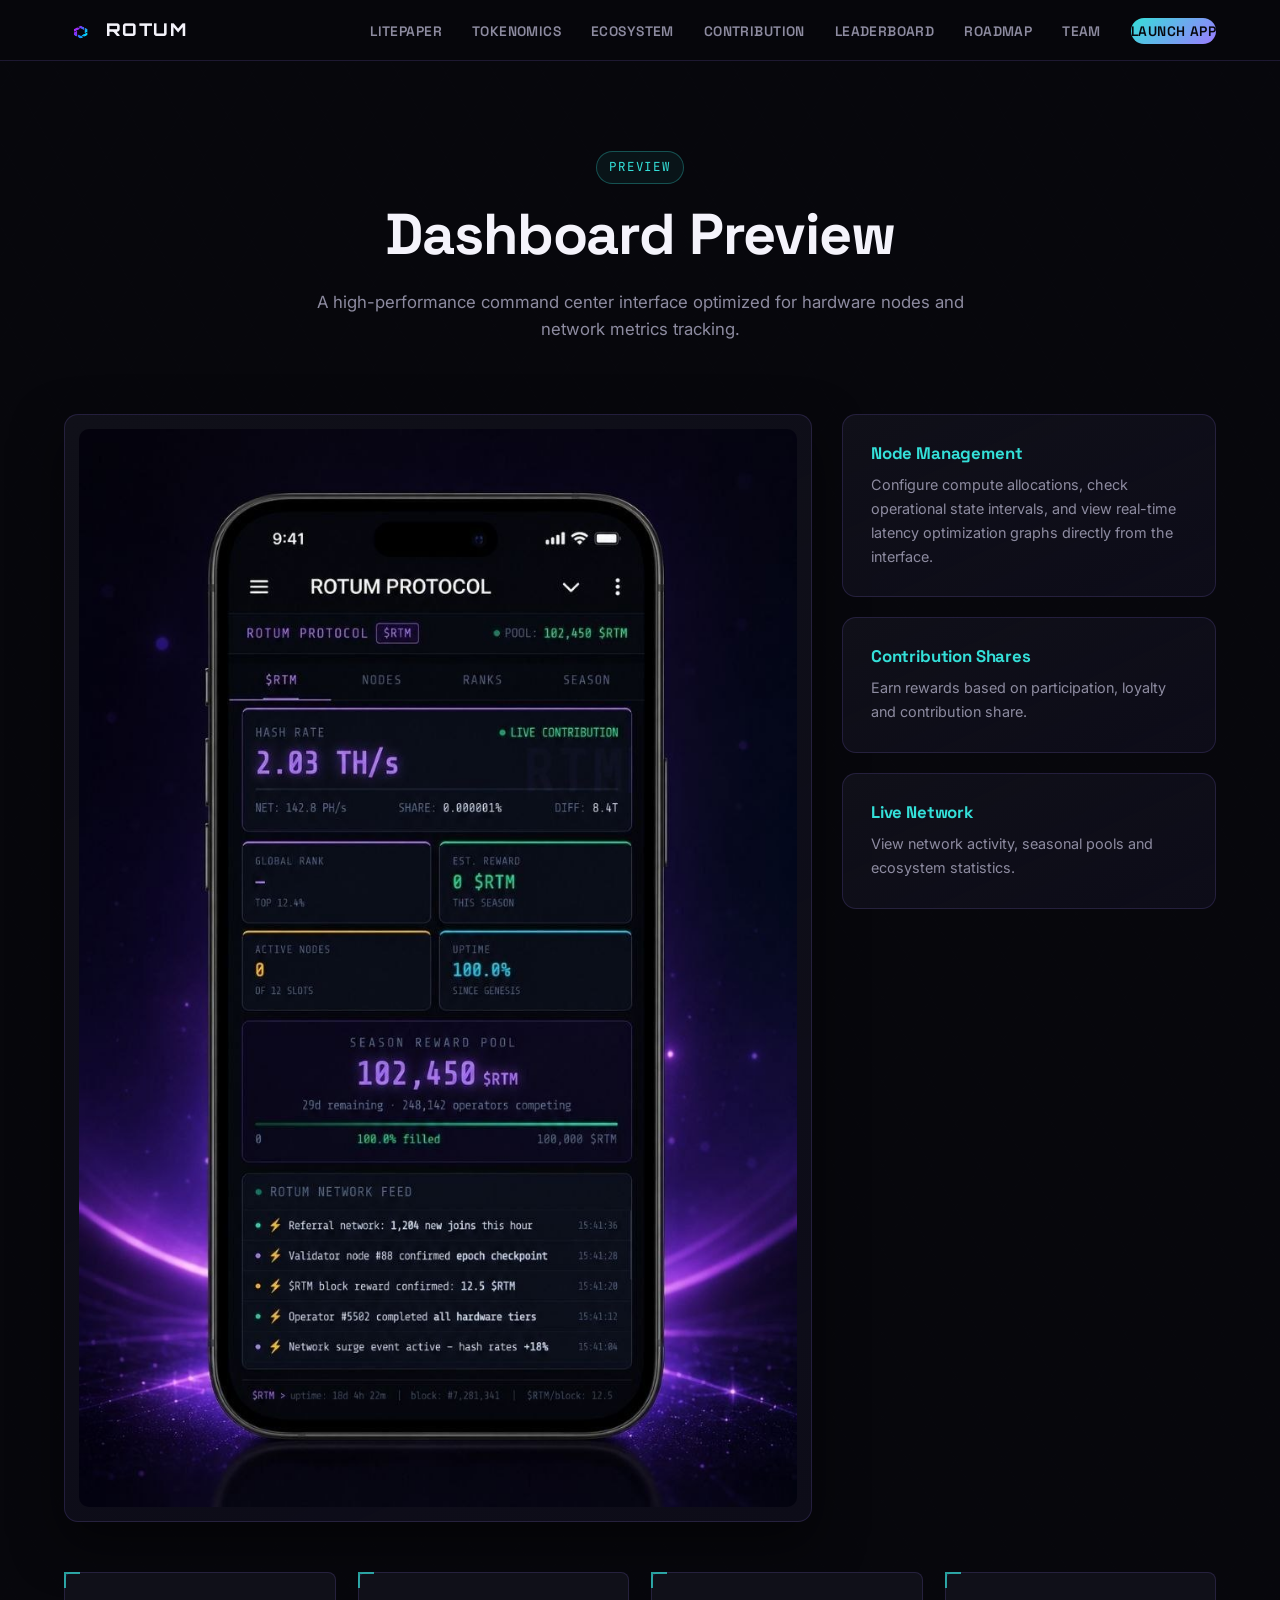
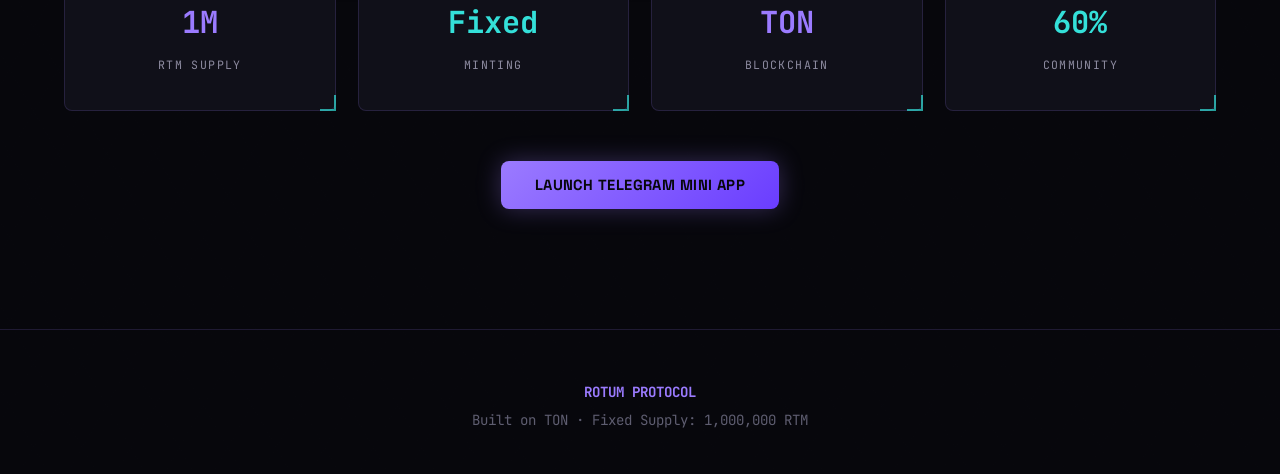
<file: app.html>
<!DOCTYPE html>
<html lang="en">

<head>
    <meta charset="UTF-8">
    <meta name="viewport" content="width=device-width, initial-scale=1.0">
    <title>ROTUM Protocol | Dashboard Preview</title>
    <link rel="icon" type="image/svg+xml" href="assets/favicon.svg">
    <link rel="stylesheet" href="css/style.css">
    <style>
        .preview {
            margin-top: 10px;
            display: grid;
            grid-template-columns: 2fr 1fr;
            gap: 30px;
            align-items: start;
        }

        .main-display {
            padding: 14px;
            box-shadow: 0 20px 50px rgba(0, 0, 0, 0.5);
        }

        .main-display img {
            border-radius: 10px;
        }

        .side-panels {
            display: flex;
            flex-direction: column;
            gap: 20px;
        }

        .side-panels .card h3 {
            color: var(--cyan);
            font-size: 1.05rem;
            margin-bottom: 10px;
        }

        .side-panels .card p {
            font-size: 0.9rem;
        }

        @media (max-width: 900px) {
            .preview {
                grid-template-columns: 1fr;
            }
        }
    </style>
</head>

<body>

    <header>
        <div class="navbar">
            <a href="index.html" class="brand">
                <img src="assets/logo.png" alt="ROTUM">
                <span>ROTUM</span>
            </a>
            <button class="hamburger" id="hamburger-btn" aria-label="Toggle menu" aria-expanded="false">
                <span class="line"></span><span class="line"></span><span class="line"></span>
            </button>
            <ul class="menu" id="menu">
                <li><a href="litepaper.html">Litepaper</a></li>
                <li><a href="tokenomics.html">Tokenomics</a></li>
                <li><a href="ecosystem.html">Ecosystem</a></li>
                <li><a href="contribution.html">Contribution</a></li>
                <li><a href="leaderboard.html">Leaderboard</a></li>
                <li><a href="roadmap.html">Roadmap</a></li>
                <li><a href="team.html">Team</a></li>
                <li><a href="https://t.me/rotumprotocolbot" target="_blank" class="launch-btn">Launch App</a></li>
            </ul>
        </div>
    </header>

    <div class="hero">
        <span class="eyebrow">Preview</span>
        <h1>Dashboard Preview</h1>
        <p>A high-performance command center interface optimized for hardware nodes and network metrics tracking.</p>
    </div>

    <div class="container section" style="margin-top:10px;">
        <div class="preview">

            <div class="card main-display">
                <img src="assets/dashboard.png" alt="ROTUM Interface Mockup">
            </div>

            <div class="side-panels">
                <div class="card">
                    <h3>Node Management</h3>
                    <p>Configure compute allocations, check operational state intervals, and view real-time latency
                        optimization graphs directly from the interface.</p>
                </div>
                <div class="card">
                    <h3>Contribution Shares</h3>
                    <p>Earn rewards based on participation, loyalty and contribution share.</p>
                </div>
                <div class="card">
                    <h3>Live Network</h3>
                    <p>View network activity, seasonal pools and ecosystem statistics.</p>
                </div>
            </div>

        </div>

        <div class="grid cols-4" style="margin-top:50px;">
            <div class="stat" style="text-align:center;">
                <span class="stat-value">1M</span>
                <span class="stat-label" style="margin-top:8px;">RTM Supply</span>
            </div>
            <div class="stat" style="text-align:center;">
                <span class="stat-value" style="color:var(--cyan);">Fixed</span>
                <span class="stat-label" style="margin-top:8px;">Minting</span>
            </div>
            <div class="stat" style="text-align:center;">
                <span class="stat-value">TON</span>
                <span class="stat-label" style="margin-top:8px;">Blockchain</span>
            </div>
            <div class="stat" style="text-align:center;">
                <span class="stat-value" style="color:var(--cyan);">60%</span>
                <span class="stat-label" style="margin-top:8px;">Community</span>
            </div>
        </div>

        <div style="text-align:center; margin-top:50px;">
            <a href="https://t.me/rotumprotocolbot" target="_blank"><button>Launch Telegram Mini App</button></a>
        </div>
    </div>

    <footer class="site-footer">
        <strong>ROTUM PROTOCOL</strong><br>
        Built on TON · Fixed Supply: 1,000,000 RTM
    </footer>

    <script src="js/script.js"></script>
</body>

</html>
</file>
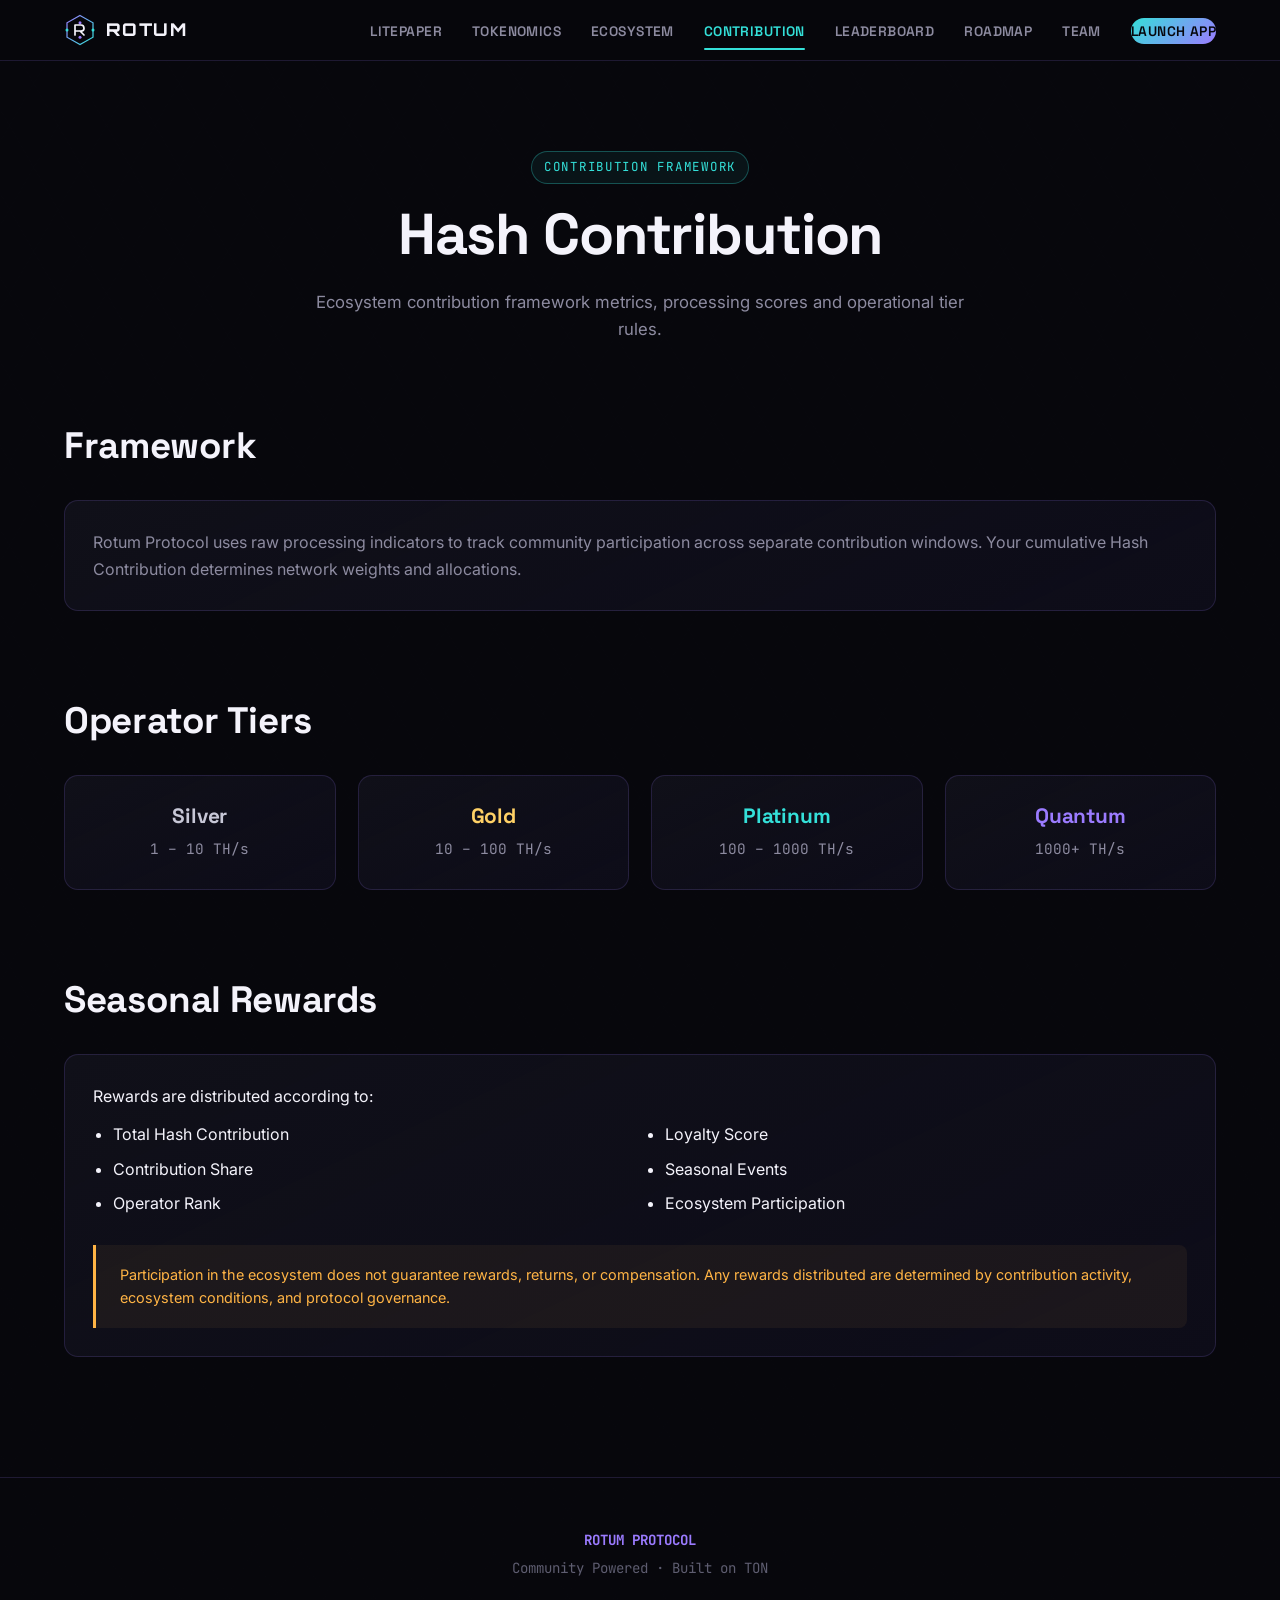
<file: contribution.html>
<!DOCTYPE html>
<html lang="en">

<head>
    <meta charset="UTF-8">
    <meta name="viewport" content="width=device-width, initial-scale=1.0">
    <title>ROTUM Protocol | Hash Contribution</title>
    <link rel="icon" type="image/svg+xml" href="assets/favicon.svg">
    <link rel="stylesheet" href="css/style.css">
    <style>
        .rank-tier {
            text-align: center;
        }

        .rank-tier h3 {
            font-size: 1.3rem;
            margin-bottom: 8px;
        }

        .rank-tier .range {
            font-family: var(--font-mono);
            color: var(--muted);
            font-size: 0.9rem;
        }

        .rank-silver h3 {
            color: #c7c7d6;
        }

        .rank-gold h3 {
            color: #ffd166;
        }

        .rank-platinum h3 {
            color: var(--cyan);
        }

        .rank-quantum h3 {
            color: var(--purple);
        }

        .warning {
            margin-top: 20px;
            border-left: 3px solid var(--amber);
            background: rgba(255, 180, 69, 0.06);
            padding: 18px 24px;
            border-radius: 0 var(--radius-sm) var(--radius-sm) 0;
            font-size: 0.9rem;
            color: var(--amber);
        }
    </style>
</head>

<body>

    <header>
        <div class="navbar">
            <a href="index.html" class="brand">
                <img src="assets/logo.svg" alt="ROTUM">
                <span>ROTUM</span>
            </a>
            <button class="hamburger" id="hamburger-btn" aria-label="Toggle menu" aria-expanded="false">
                <span class="line"></span><span class="line"></span><span class="line"></span>
            </button>
            <ul class="menu" id="menu">
                <li><a href="litepaper.html">Litepaper</a></li>
                <li><a href="tokenomics.html">Tokenomics</a></li>
                <li><a href="ecosystem.html">Ecosystem</a></li>
                <li><a href="contribution.html">Contribution</a></li>
                <li><a href="leaderboard.html">Leaderboard</a></li>
                <li><a href="roadmap.html">Roadmap</a></li>
                <li><a href="team.html">Team</a></li>
                <li><a href="https://t.me/rotumprotocolbot" target="_blank" class="launch-btn">Launch App</a></li>
            </ul>
        </div>
    </header>

    <div class="hero">
        <span class="eyebrow">Contribution Framework</span>
        <h1>Hash Contribution</h1>
        <p>Ecosystem contribution framework metrics, processing scores and operational tier rules.</p>
    </div>

    <div class="container section" style="margin-top:20px;">
        <div class="section-head">
            <h2>Framework</h2>
        </div>
        <div class="card">
            <p>Rotum Protocol uses raw processing indicators to track community participation across separate
                contribution windows. Your cumulative Hash Contribution determines network weights and allocations.</p>
        </div>
    </div>

    <div class="container section">
        <div class="section-head">
            <h2>Operator Tiers</h2>
        </div>
        <div class="grid cols-4">
            <div class="card rank-tier rank-silver">
                <h3>Silver</h3>
                <div class="range">1 – 10 TH/s</div>
            </div>
            <div class="card rank-tier rank-gold">
                <h3>Gold</h3>
                <div class="range">10 – 100 TH/s</div>
            </div>
            <div class="card rank-tier rank-platinum">
                <h3>Platinum</h3>
                <div class="range">100 – 1000 TH/s</div>
            </div>
            <div class="card rank-tier rank-quantum">
                <h3>Quantum</h3>
                <div class="range">1000+ TH/s</div>
            </div>
        </div>
    </div>

    <div class="container section">
        <div class="section-head">
            <h2>Seasonal Rewards</h2>
        </div>
        <div class="card">
            <p style="margin-bottom:12px; color:var(--ink);">Rewards are distributed according to:</p>
            <ul style="padding-left:20px; columns:2; column-gap:30px;">
                <li style="margin-bottom:8px;">Total Hash Contribution</li>
                <li style="margin-bottom:8px;">Contribution Share</li>
                <li style="margin-bottom:8px;">Operator Rank</li>
                <li style="margin-bottom:8px;">Loyalty Score</li>
                <li style="margin-bottom:8px;">Seasonal Events</li>
                <li style="margin-bottom:8px;">Ecosystem Participation</li>
            </ul>
            <div class="warning">
                Participation in the ecosystem does not guarantee rewards, returns, or compensation. Any rewards
                distributed are determined by contribution activity, ecosystem conditions, and protocol governance.
            </div>
        </div>
    </div>

    <footer class="site-footer">
        <strong>ROTUM PROTOCOL</strong><br>
        Community Powered · Built on TON
    </footer>

    <script src="js/script.js"></script>
</body>

</html>
</file>
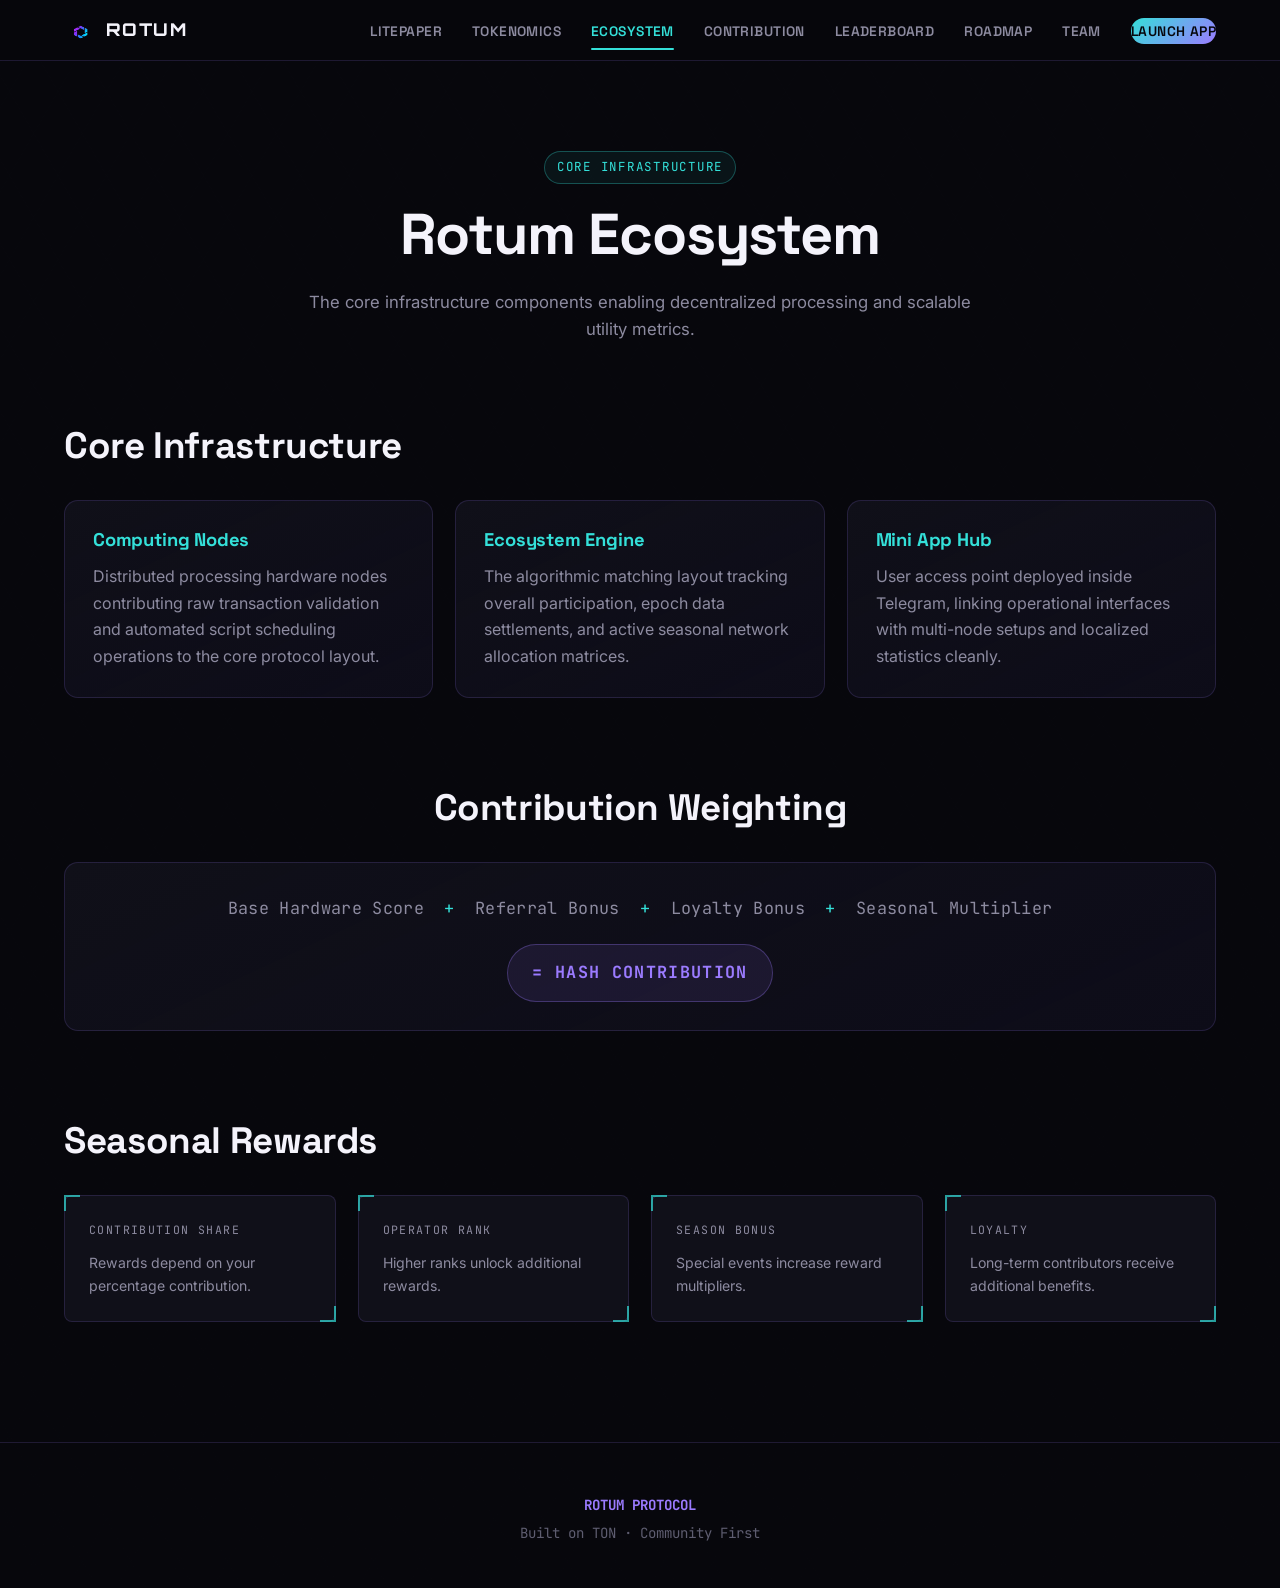
<file: ecosystem.html>
<!DOCTYPE html>
<html lang="en">

<head>
    <meta charset="UTF-8">
    <meta name="viewport" content="width=device-width, initial-scale=1.0">
    <title>ROTUM Protocol | Ecosystem</title>
    <link rel="icon" type="image/svg+xml" href="assets/favicon.svg">
    <link rel="stylesheet" href="css/style.css">
    <style>
        .formula-box {
            font-family: var(--font-mono);
            text-align: center;
            font-size: 1.05rem;
            letter-spacing: 0.02em;
            line-height: 2.1;
            color: var(--muted);
        }

        .formula-box .op {
            color: var(--cyan);
            margin: 0 10px;
        }

        .formula-box .result {
            margin-top: 18px;
            display: inline-block;
            padding: 10px 24px;
            border-radius: 100px;
            background: rgba(155, 123, 255, 0.1);
            border: 1px solid rgba(155, 123, 255, 0.3);
            color: var(--purple);
            font-weight: 700;
            letter-spacing: 0.08em;
        }
    </style>
</head>

<body>

    <header>
        <div class="navbar">
            <a href="index.html" class="brand">
                <img src="assets/logo.png" alt="ROTUM">
                <span>ROTUM</span>
            </a>
            <button class="hamburger" id="hamburger-btn" aria-label="Toggle menu" aria-expanded="false">
                <span class="line"></span><span class="line"></span><span class="line"></span>
            </button>
            <ul class="menu" id="menu">
                <li><a href="litepaper.html">Litepaper</a></li>
                <li><a href="tokenomics.html">Tokenomics</a></li>
                <li><a href="ecosystem.html">Ecosystem</a></li>
                <li><a href="contribution.html">Contribution</a></li>
                <li><a href="leaderboard.html">Leaderboard</a></li>
                <li><a href="roadmap.html">Roadmap</a></li>
                <li><a href="team.html">Team</a></li>
                <li><a href="https://t.me/rotumprotocolbot" target="_blank" class="launch-btn">Launch App</a></li>
            </ul>
        </div>
    </header>

    <div class="hero">
        <span class="eyebrow">Core Infrastructure</span>
        <h1>Rotum Ecosystem</h1>
        <p>The core infrastructure components enabling decentralized processing and scalable utility metrics.</p>
    </div>

    <div class="container section" style="margin-top:20px;">
        <div class="section-head">
            <h2>Core Infrastructure</h2>
        </div>
        <div class="grid cols-3">
            <div class="card">
                <h3 style="color:var(--cyan); font-size:1.15rem; margin-bottom:12px;">Computing Nodes</h3>
                <p>Distributed processing hardware nodes contributing raw transaction validation and automated script
                    scheduling operations to the core protocol layout.</p>
            </div>
            <div class="card">
                <h3 style="color:var(--cyan); font-size:1.15rem; margin-bottom:12px;">Ecosystem Engine</h3>
                <p>The algorithmic matching layout tracking overall participation, epoch data settlements, and active
                    seasonal network allocation matrices.</p>
            </div>
            <div class="card">
                <h3 style="color:var(--cyan); font-size:1.15rem; margin-bottom:12px;">Mini App Hub</h3>
                <p>User access point deployed inside Telegram, linking operational interfaces with multi-node setups and
                    localized statistics cleanly.</p>
            </div>
        </div>
    </div>

    <div class="container section">
        <div class="section-head" style="text-align:center;">
            <h2>Contribution Weighting</h2>
        </div>
        <div class="card formula-box">
            Base Hardware Score <span class="op">+</span> Referral Bonus <span class="op">+</span> Loyalty Bonus <span
                class="op">+</span> Seasonal Multiplier
            <br>
            <span class="result">= HASH CONTRIBUTION</span>
        </div>
    </div>

    <div class="container section">
        <div class="section-head">
            <h2>Seasonal Rewards</h2>
        </div>
        <div class="grid cols-4">
            <div class="stat">
                <span class="stat-label">Contribution Share</span>
                <p style="font-size:0.88rem; margin-top:6px;">Rewards depend on your percentage contribution.</p>
            </div>
            <div class="stat">
                <span class="stat-label">Operator Rank</span>
                <p style="font-size:0.88rem; margin-top:6px;">Higher ranks unlock additional rewards.</p>
            </div>
            <div class="stat">
                <span class="stat-label">Season Bonus</span>
                <p style="font-size:0.88rem; margin-top:6px;">Special events increase reward multipliers.</p>
            </div>
            <div class="stat">
                <span class="stat-label">Loyalty</span>
                <p style="font-size:0.88rem; margin-top:6px;">Long-term contributors receive additional benefits.</p>
            </div>
        </div>
    </div>

    <footer class="site-footer">
        <strong>ROTUM PROTOCOL</strong><br>
        Built on TON · Community First
    </footer>

    <script src="js/script.js"></script>
</body>

</html>
</file>
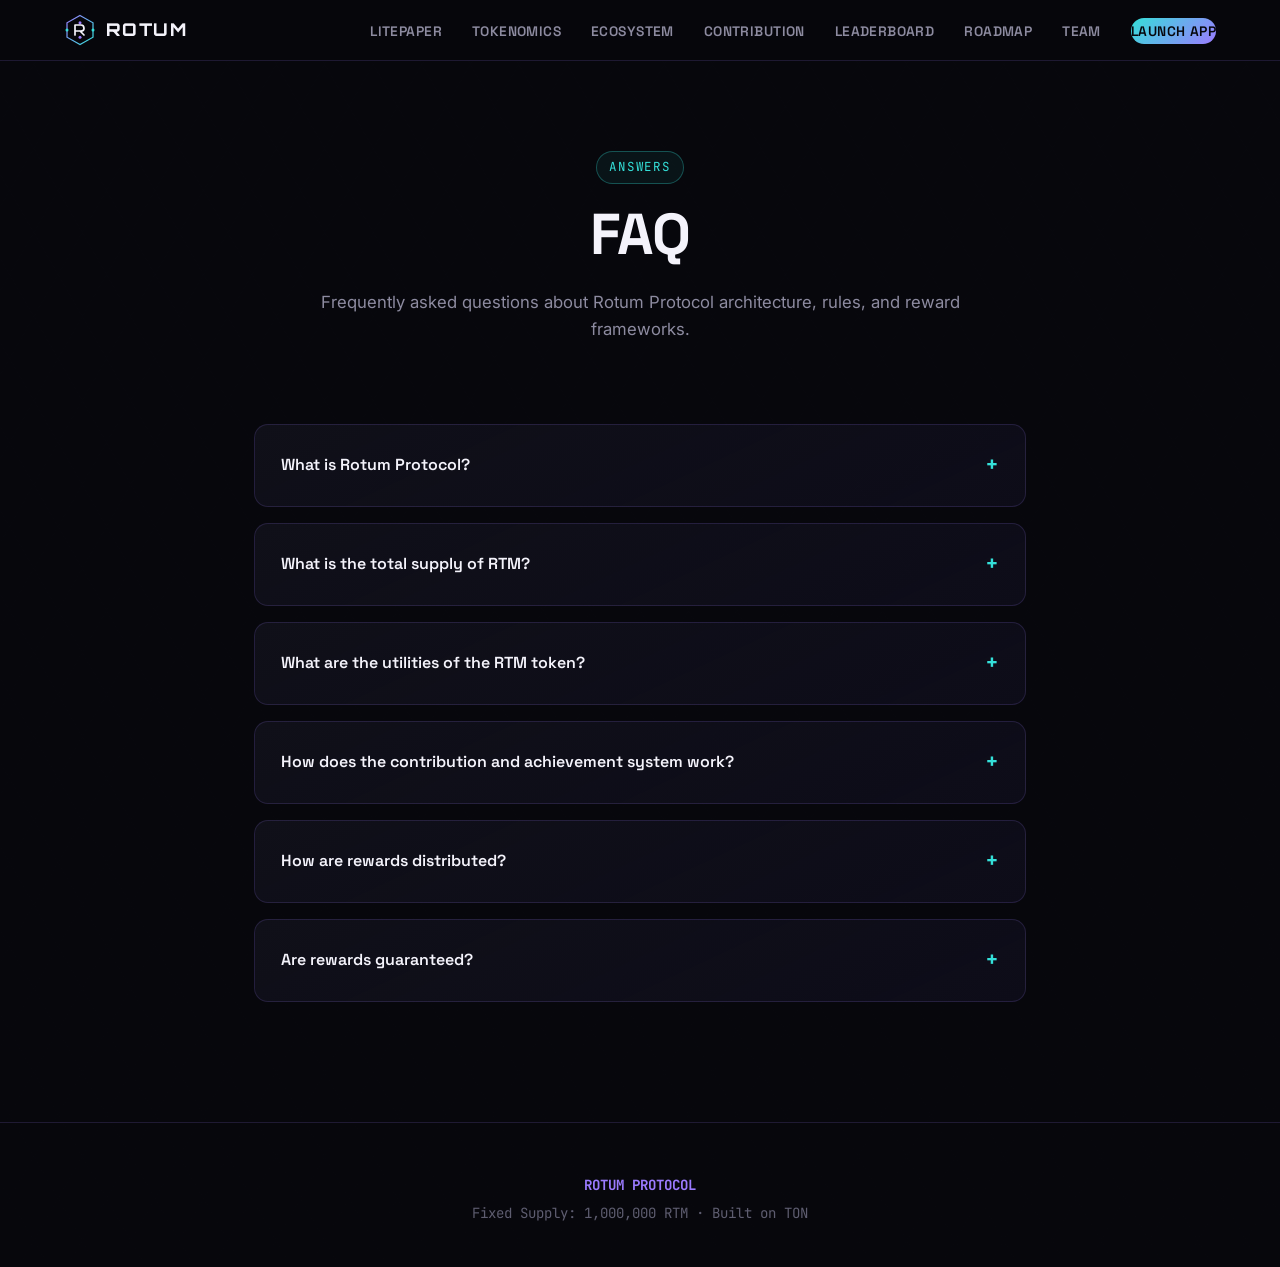
<file: faq.html>
<!DOCTYPE html>
<html lang="en">

<head>
    <meta charset="UTF-8">
    <meta name="viewport" content="width=device-width, initial-scale=1.0">
    <title>ROTUM Protocol | FAQ</title>
    <link rel="icon" type="image/svg+xml" href="assets/favicon.svg">
    <link rel="stylesheet" href="css/style.css">
    <style>
        .faqs {
            display: flex;
            flex-direction: column;
            gap: 16px;
        }

        .faq-item {
            background: linear-gradient(155deg, var(--bg-card) 0%, rgba(20, 18, 38, 0.5) 100%);
            border: 1px solid var(--line);
            border-radius: var(--radius);
            overflow: hidden;
            transition: border-color 0.25s ease;
        }

        .faq-item:hover {
            border-color: var(--line-strong);
        }

        .faq-question {
            padding: 22px 26px;
            display: flex;
            justify-content: space-between;
            align-items: center;
            cursor: pointer;
            user-select: none;
            font-family: var(--font-head);
            font-weight: 600;
            font-size: 1rem;
        }

        .faq-plus {
            color: var(--cyan);
            font-size: 1.4rem;
            transition: transform 0.3s ease;
            flex-shrink: 0;
            margin-left: 16px;
        }

        .faq-answer {
            max-height: 0;
            overflow: hidden;
            padding: 0 26px;
            font-size: 0.92rem;
            line-height: 1.7;
            transition: all 0.3s cubic-bezier(0, 1, 0, 1);
        }

        .faq-item.active .faq-answer {
            max-height: 600px;
            padding: 0 26px 24px;
            transition: all 0.3s cubic-bezier(1, 0, 1, 0);
        }

        .faq-item.active .faq-plus {
            transform: rotate(45deg);
        }
    </style>
</head>

<body>

    <header>
        <div class="navbar">
            <a href="index.html" class="brand">
                <img src="assets/logo.svg" alt="ROTUM">
                <span>ROTUM</span>
            </a>
            <button class="hamburger" id="hamburger-btn" aria-label="Toggle menu" aria-expanded="false">
                <span class="line"></span><span class="line"></span><span class="line"></span>
            </button>
            <ul class="menu" id="menu">
                <li><a href="litepaper.html">Litepaper</a></li>
                <li><a href="tokenomics.html">Tokenomics</a></li>
                <li><a href="ecosystem.html">Ecosystem</a></li>
                <li><a href="contribution.html">Contribution</a></li>
                <li><a href="leaderboard.html">Leaderboard</a></li>
                <li><a href="roadmap.html">Roadmap</a></li>
                <li><a href="team.html">Team</a></li>
                <li><a href="https://t.me/rotumprotocolbot" target="_blank" class="launch-btn">Launch App</a></li>
            </ul>
        </div>
    </header>

    <div class="hero">
        <span class="eyebrow">Answers</span>
        <h1>FAQ</h1>
        <p>Frequently asked questions about Rotum Protocol architecture, rules, and reward frameworks.</p>
    </div>

    <div class="container section" style="margin-top:20px; max-width:820px;">
        <div class="faqs">

            <div class="faq-item">
                <div class="faq-question">What is Rotum Protocol?<span class="faq-plus">+</span></div>
                <div class="faq-answer">Rotum Protocol is a community-driven contribution ecosystem built on The Open
                    Network (TON). Moving beyond simple tap-to-earn models, Rotum utilizes a contribution-based
                    framework where users build long-term digital identity through active ecosystem participation.</div>
            </div>

            <div class="faq-item">
                <div class="faq-question">What is the total supply of RTM?<span class="faq-plus">+</span></div>
                <div class="faq-answer">The total maximum supply is fixed at 1,000,000 RTM tokens. Additional token
                    minting is permanently disabled.</div>
            </div>

            <div class="faq-item">
                <div class="faq-question">What are the utilities of the RTM token?<span class="faq-plus">+</span></div>
                <div class="faq-answer">RTM acts as the core utility asset within the ecosystem. It is used for
                    contribution boosts, multiplier enhancements, locking rewards, participating in seasonal ecosystem
                    events, achievement progression, and community governance.</div>
            </div>

            <div class="faq-item">
                <div class="faq-question">How does the contribution and achievement system work?<span
                        class="faq-plus">+</span></div>
                <div class="faq-answer">Users interact with the platform primarily via the Telegram Mini App. As
                    development progresses into later phases, user participation and seasonal achievements will be
                    verified via on-chain smart contracts, utilizing achievement NFT systems and Soulbound contributor
                    badges to create permanent digital identity metrics.</div>
            </div>

            <div class="faq-item">
                <div class="faq-question">How are rewards distributed?<span class="faq-plus">+</span></div>
                <div class="faq-answer">60% of the total RTM allocation is dedicated directly to the community. Rewards
                    are distributed through seasonal campaigns, contributor pools, and participation incentives based on
                    objective engagement tracking.</div>
            </div>

            <div class="faq-item">
                <div class="faq-question">Are rewards guaranteed?<span class="faq-plus">+</span></div>
                <div class="faq-answer">No. Rotum Protocol is under active development. Ecosystem participation does not
                    guarantee financial returns, profits, or future market value. Nothing within our literature
                    represents legal, financial, or investment advice.</div>
            </div>

        </div>
    </div>

    <footer class="site-footer">
        <strong>ROTUM PROTOCOL</strong><br>
        Fixed Supply: 1,000,000 RTM · Built on TON
    </footer>

    <script>
        document.querySelectorAll(".faq-question").forEach(q => {
            q.addEventListener("click", () => q.parentElement.classList.toggle("active"));
        });
    </script>
    <script src="js/script.js"></script>
</body>

</html>
</file>
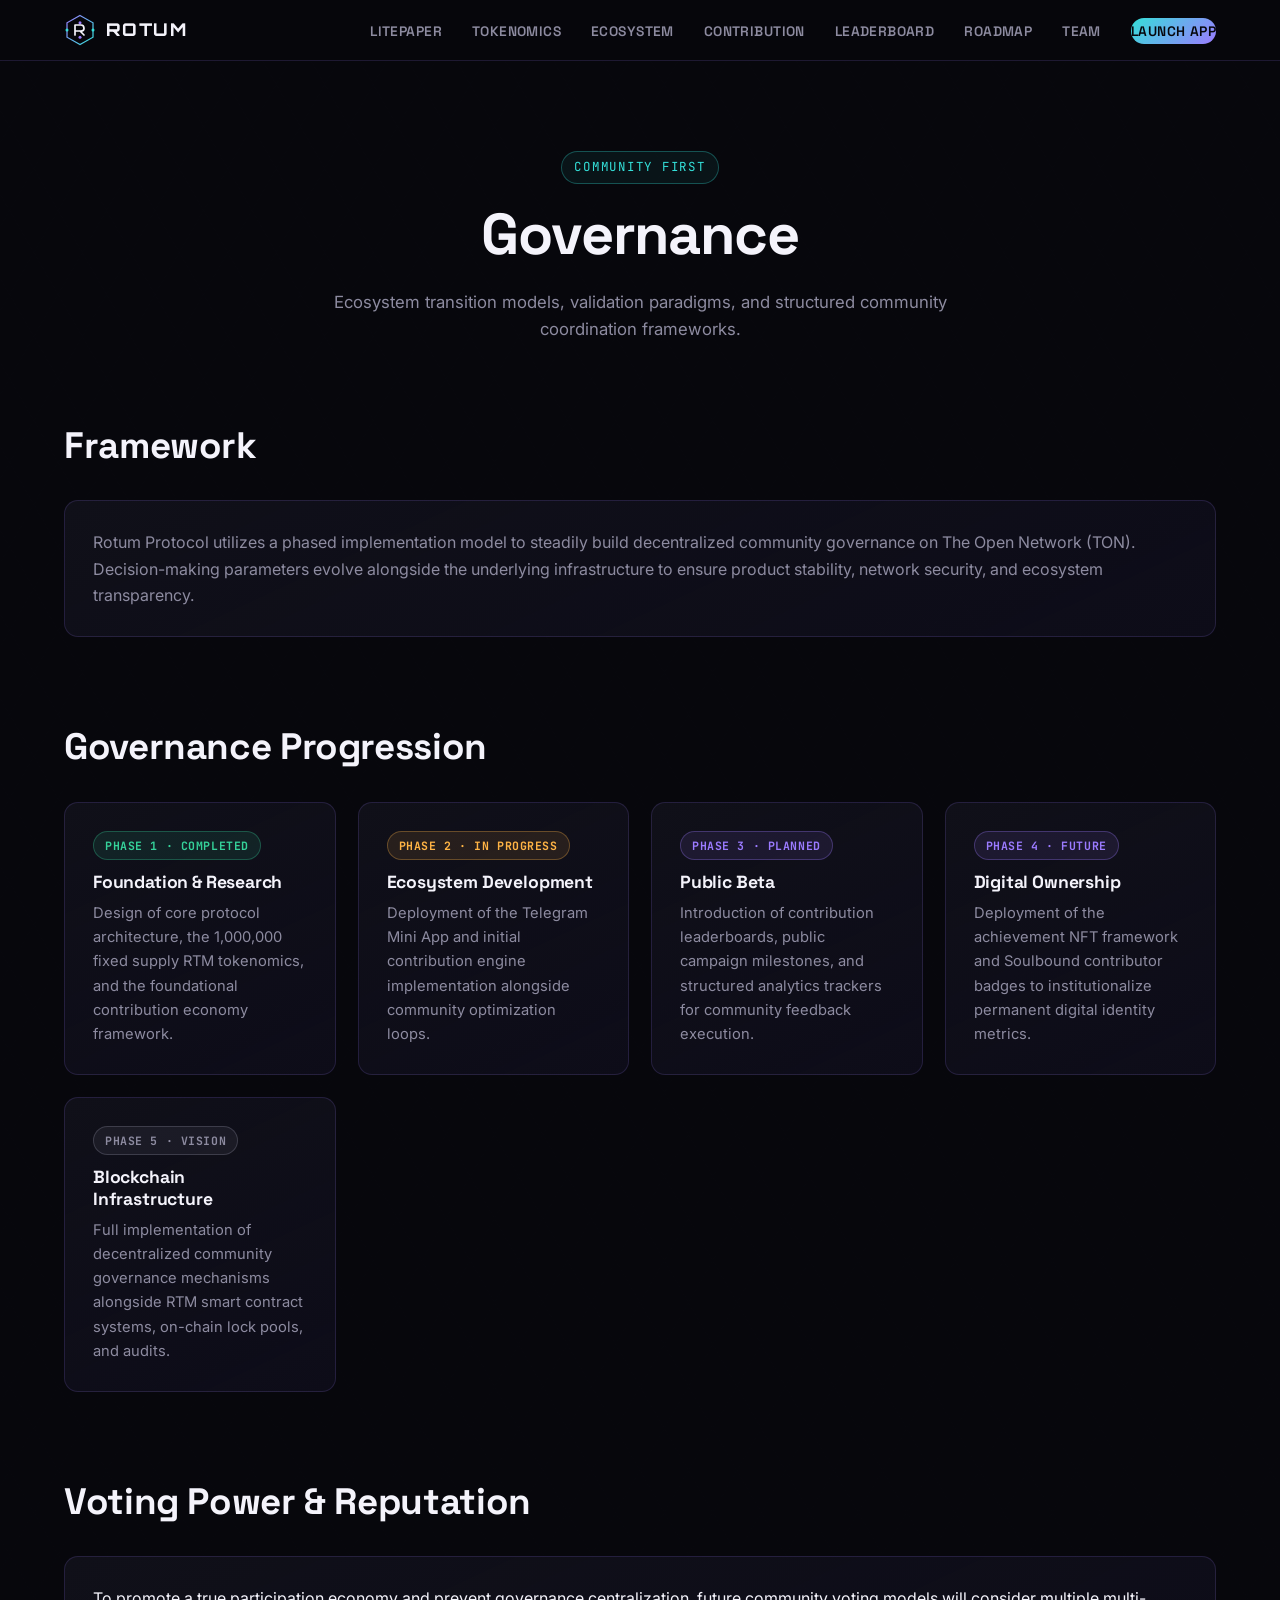
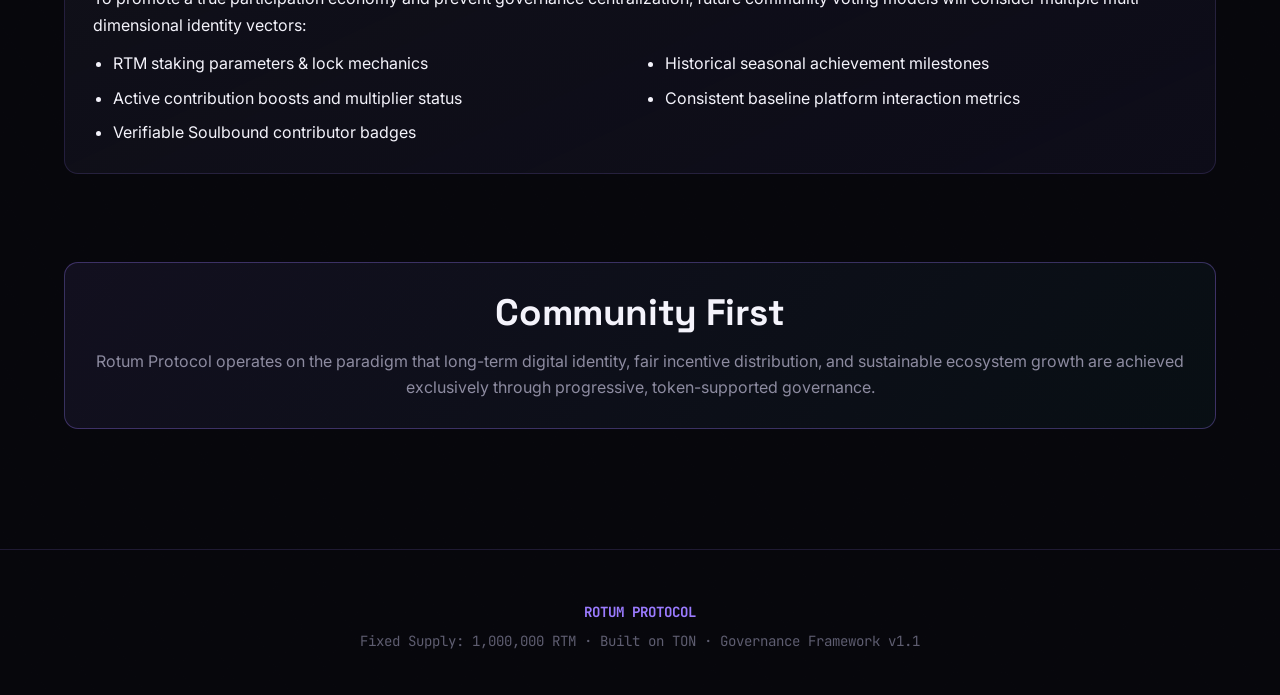
<file: governance.html>
<!DOCTYPE html>
<html lang="en">

<head>
    <meta charset="UTF-8">
    <meta name="viewport" content="width=device-width, initial-scale=1.0">
    <title>ROTUM Protocol | Governance</title>
    <link rel="icon" type="image/svg+xml" href="assets/favicon.svg">
    <link rel="stylesheet" href="css/style.css">
    <style>
        .gov-phase h3 {
            font-size: 1.1rem;
            margin: 12px 0 8px;
        }

        .gov-phase p {
            font-size: 0.92rem;
        }

        .vote-card {
            margin-top: 20px;
            text-align: center;
            background: linear-gradient(135deg, rgba(155, 123, 255, 0.08) 0%, rgba(52, 224, 217, 0.04) 100%);
            border: 1px solid var(--line-strong);
        }

        .vote-card h2 {
            color: var(--ink);
            margin-bottom: 12px;
        }
    </style>
</head>

<body>

    <header>
        <div class="navbar">
            <a href="index.html" class="brand">
                <img src="assets/logo.svg" alt="ROTUM">
                <span>ROTUM</span>
            </a>
            <button class="hamburger" id="hamburger-btn" aria-label="Toggle menu" aria-expanded="false">
                <span class="line"></span><span class="line"></span><span class="line"></span>
            </button>
            <ul class="menu" id="menu">
                <li><a href="litepaper.html">Litepaper</a></li>
                <li><a href="tokenomics.html">Tokenomics</a></li>
                <li><a href="ecosystem.html">Ecosystem</a></li>
                <li><a href="contribution.html">Contribution</a></li>
                <li><a href="leaderboard.html">Leaderboard</a></li>
                <li><a href="roadmap.html">Roadmap</a></li>
                <li><a href="team.html">Team</a></li>
                <li><a href="https://t.me/rotumprotocolbot" target="_blank" class="launch-btn">Launch App</a></li>
            </ul>
        </div>
    </header>

    <div class="hero">
        <span class="eyebrow">Community First</span>
        <h1>Governance</h1>
        <p>Ecosystem transition models, validation paradigms, and structured community coordination frameworks.</p>
    </div>

    <div class="container section" style="margin-top:20px;">
        <div class="section-head">
            <h2>Framework</h2>
        </div>
        <div class="card">
            <p>Rotum Protocol utilizes a phased implementation model to steadily build decentralized community
                governance on The Open Network (TON). Decision-making parameters evolve alongside the underlying
                infrastructure to ensure product stability, network security, and ecosystem transparency.</p>
        </div>
    </div>

    <div class="container section">
        <div class="section-head">
            <h2>Governance Progression</h2>
        </div>
        <div class="grid cols-3">
            <div class="card gov-phase">
                <span class="badge completed">Phase 1 · Completed</span>
                <h3>Foundation & Research</h3>
                <p>Design of core protocol architecture, the 1,000,000 fixed supply RTM tokenomics, and the
                    foundational contribution economy framework.</p>
            </div>
            <div class="card gov-phase">
                <span class="badge inprogress">Phase 2 · In Progress</span>
                <h3>Ecosystem Development</h3>
                <p>Deployment of the Telegram Mini App and initial contribution engine implementation alongside
                    community optimization loops.</p>
            </div>
            <div class="card gov-phase">
                <span class="badge planned">Phase 3 · Planned</span>
                <h3>Public Beta</h3>
                <p>Introduction of contribution leaderboards, public campaign milestones, and structured analytics
                    trackers for community feedback execution.</p>
            </div>
            <div class="card gov-phase">
                <span class="badge planned">Phase 4 · Future</span>
                <h3>Digital Ownership</h3>
                <p>Deployment of the achievement NFT framework and Soulbound contributor badges to institutionalize
                    permanent digital identity metrics.</p>
            </div>
            <div class="card gov-phase">
                <span class="badge vision">Phase 5 · Vision</span>
                <h3>Blockchain Infrastructure</h3>
                <p>Full implementation of decentralized community governance mechanisms alongside RTM smart contract
                    systems, on-chain lock pools, and audits.</p>
            </div>
        </div>
    </div>

    <div class="container section">
        <div class="section-head">
            <h2>Voting Power & Reputation</h2>
        </div>
        <div class="card">
            <p style="margin-bottom:12px; color:var(--ink);">To promote a true participation economy and prevent
                governance centralization, future community voting models will consider multiple multi-dimensional
                identity vectors:</p>
            <ul style="padding-left:20px; columns:2; column-gap:30px;">
                <li style="margin-bottom:8px;">RTM staking parameters & lock mechanics</li>
                <li style="margin-bottom:8px;">Active contribution boosts and multiplier status</li>
                <li style="margin-bottom:8px;">Verifiable Soulbound contributor badges</li>
                <li style="margin-bottom:8px;">Historical seasonal achievement milestones</li>
                <li style="margin-bottom:8px;">Consistent baseline platform interaction metrics</li>
            </ul>
        </div>
    </div>

    <div class="container section">
        <div class="card vote-card">
            <h2>Community First</h2>
            <p>Rotum Protocol operates on the paradigm that long-term digital identity, fair incentive distribution, and
                sustainable ecosystem growth are achieved exclusively through progressive, token-supported governance.
            </p>
        </div>
    </div>

    <footer class="site-footer">
        <strong>ROTUM PROTOCOL</strong><br>
        Fixed Supply: 1,000,000 RTM · Built on TON · Governance Framework v1.1
    </footer>

    <script src="js/script.js"></script>
</body>

</html>
</file>
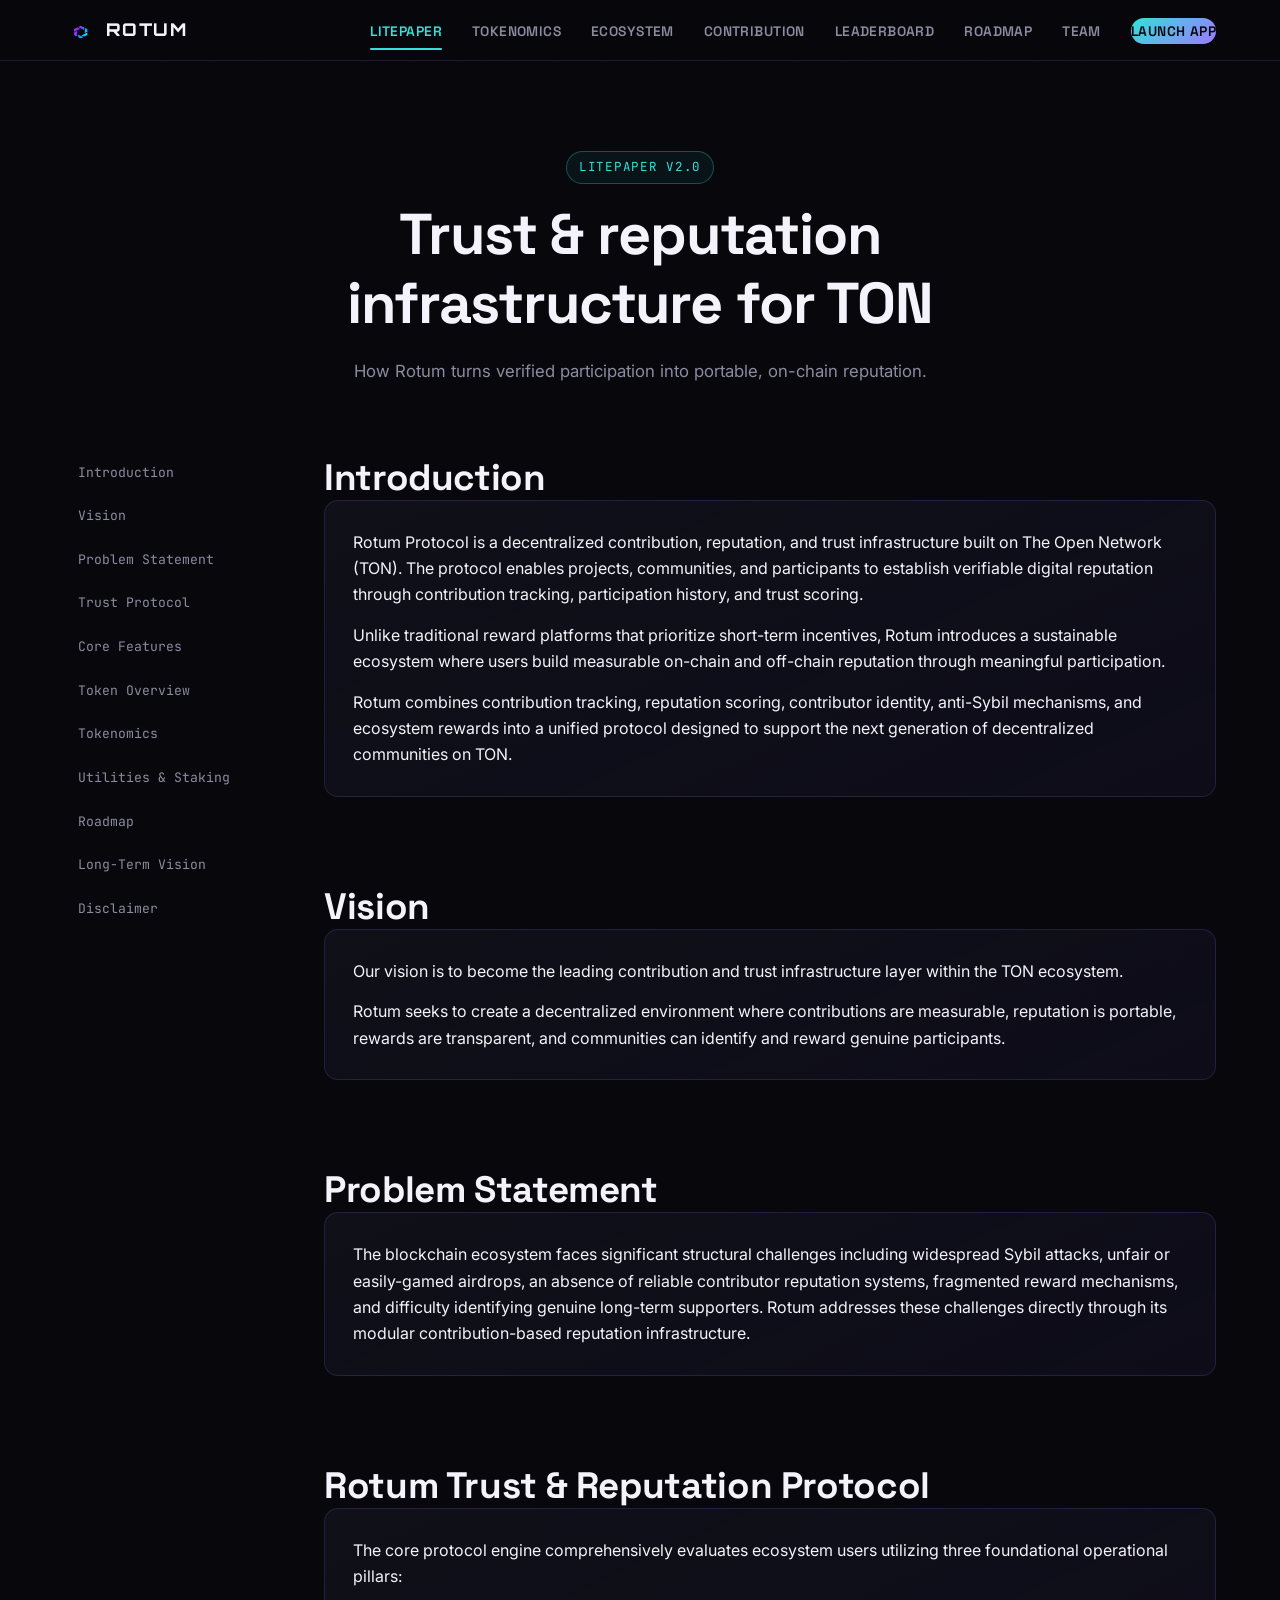
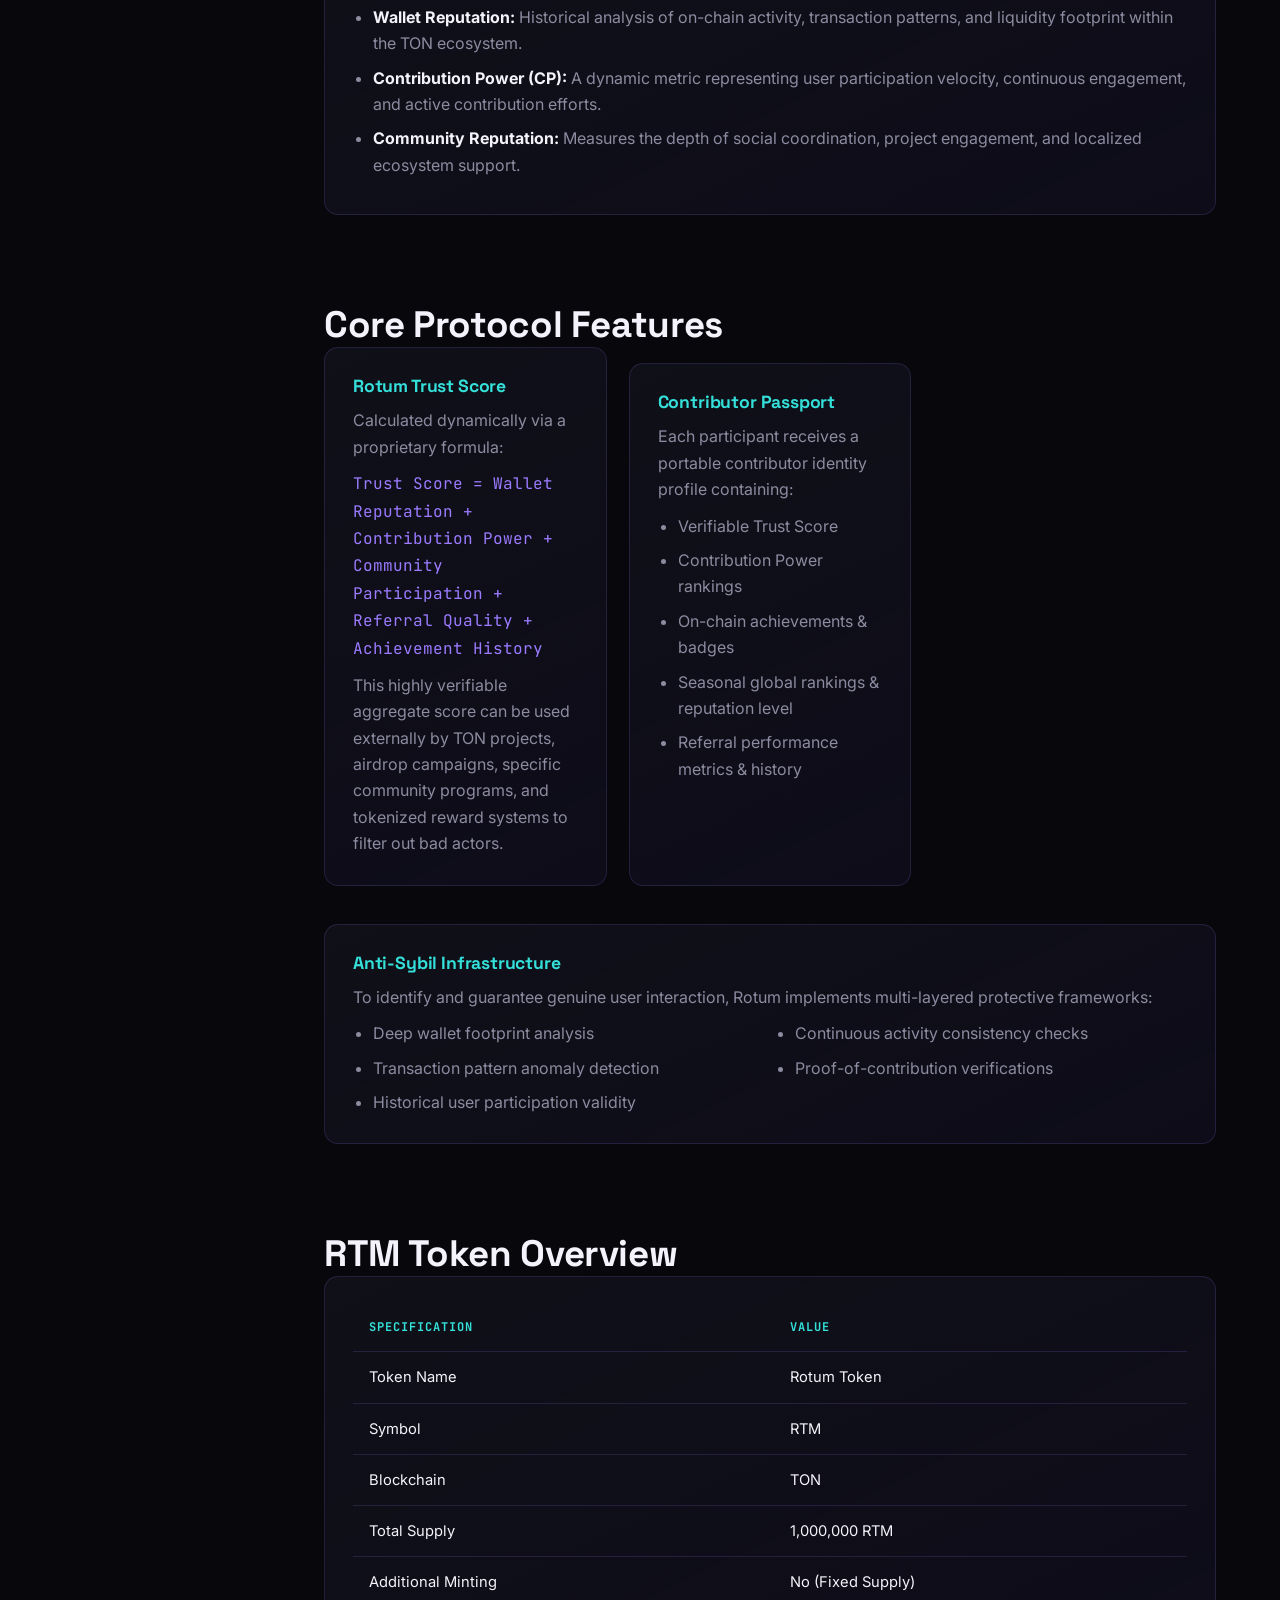
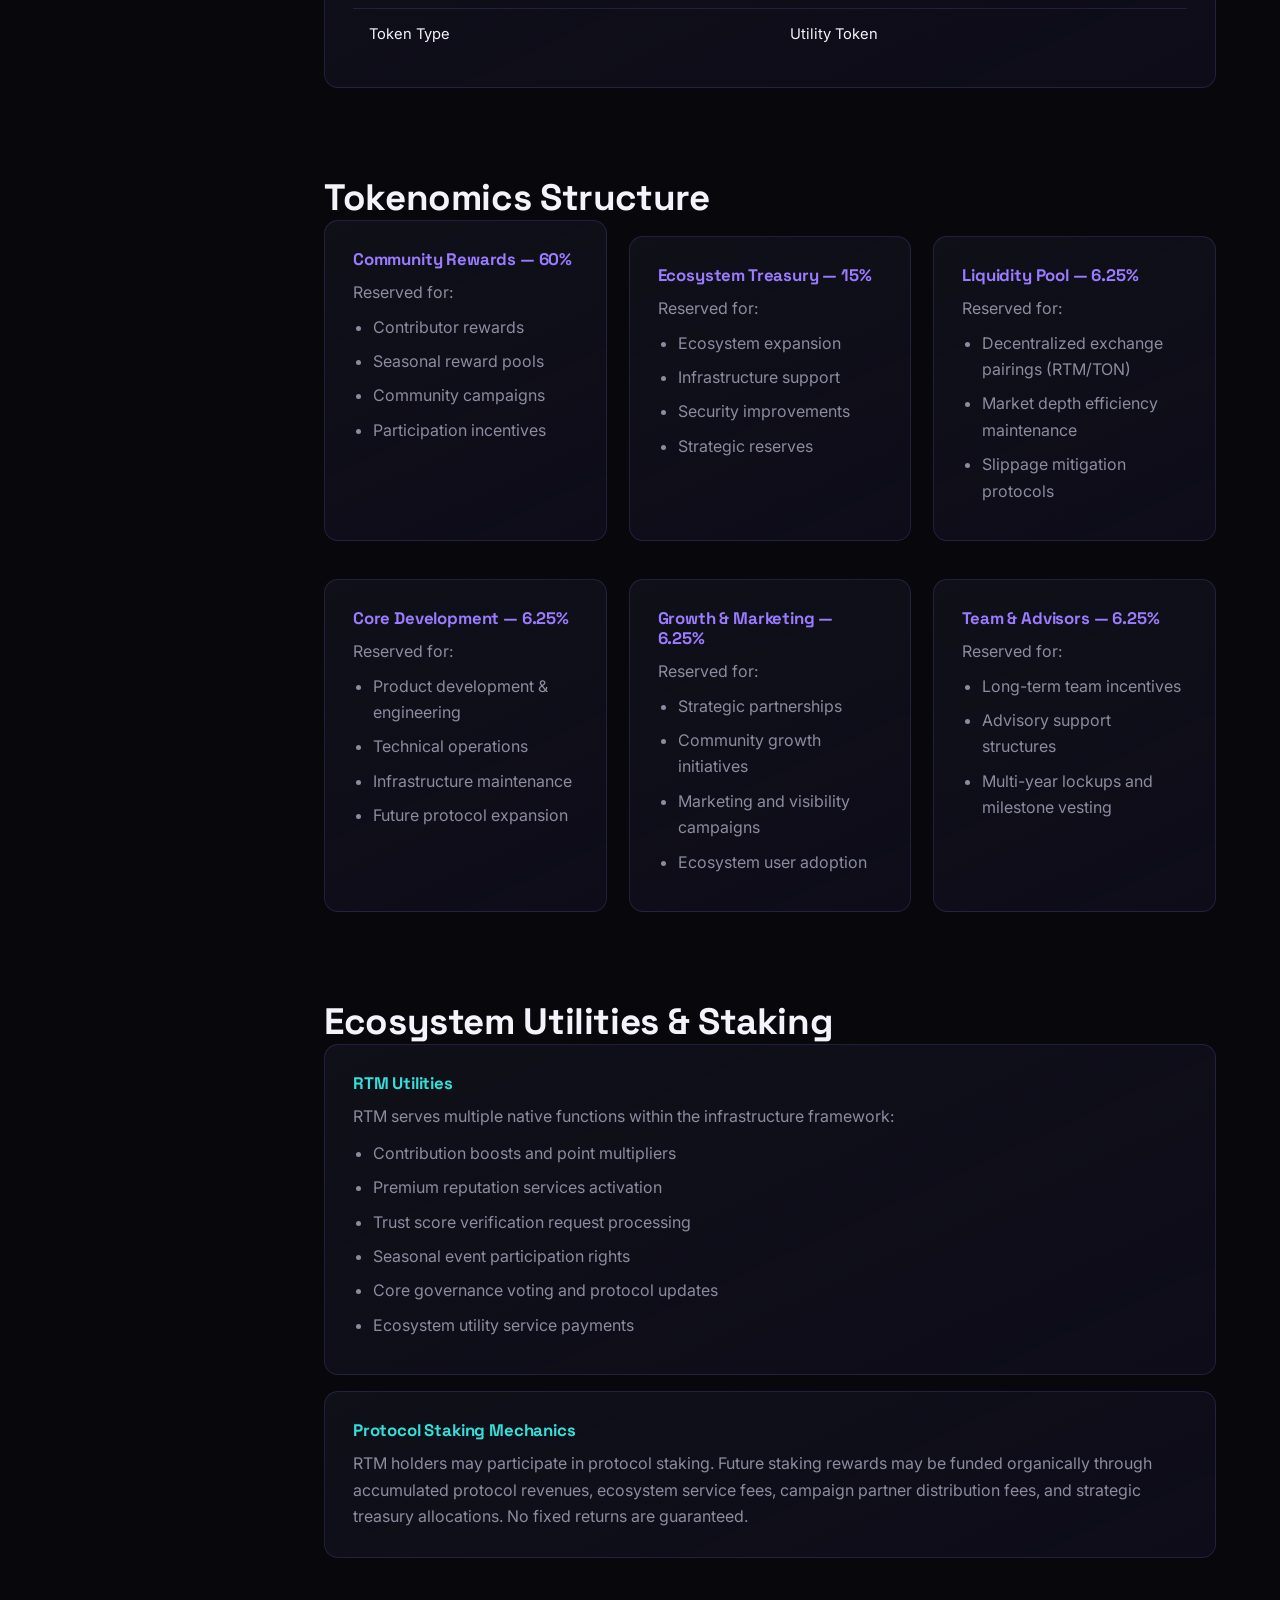
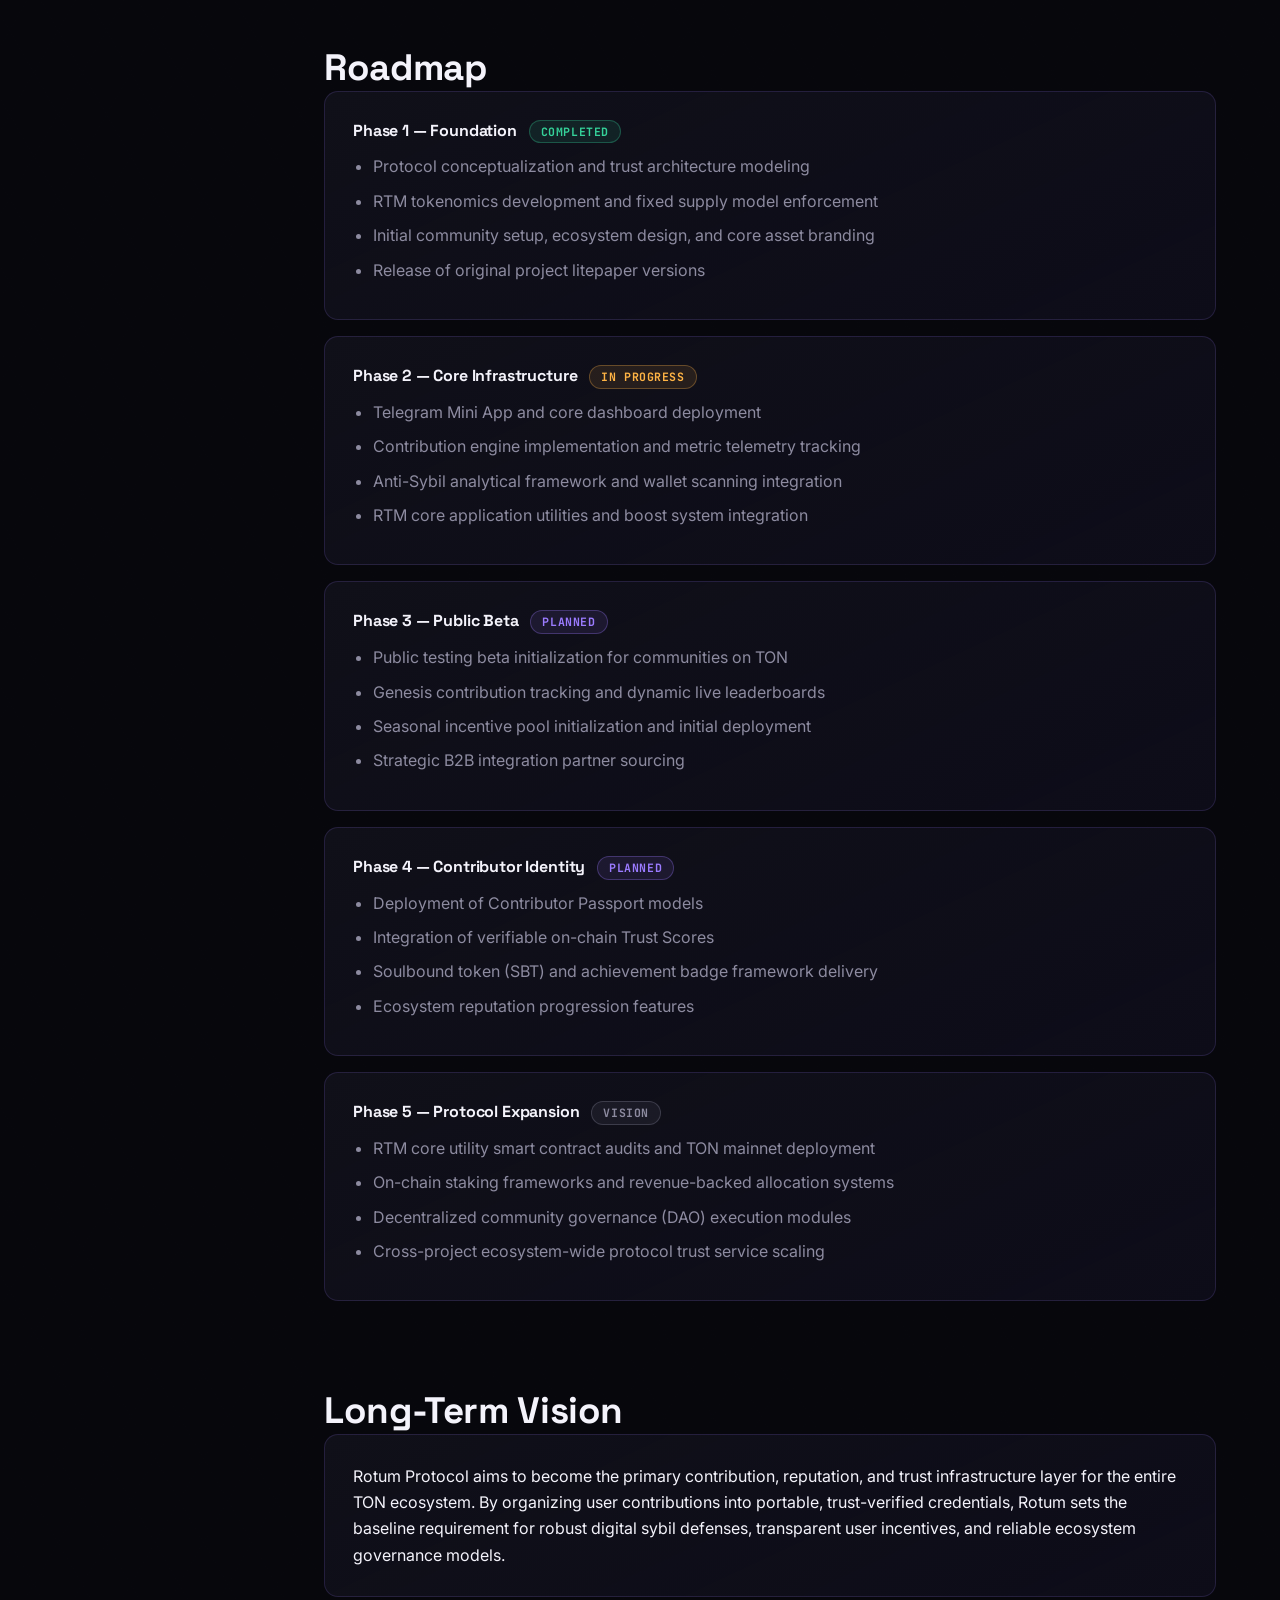
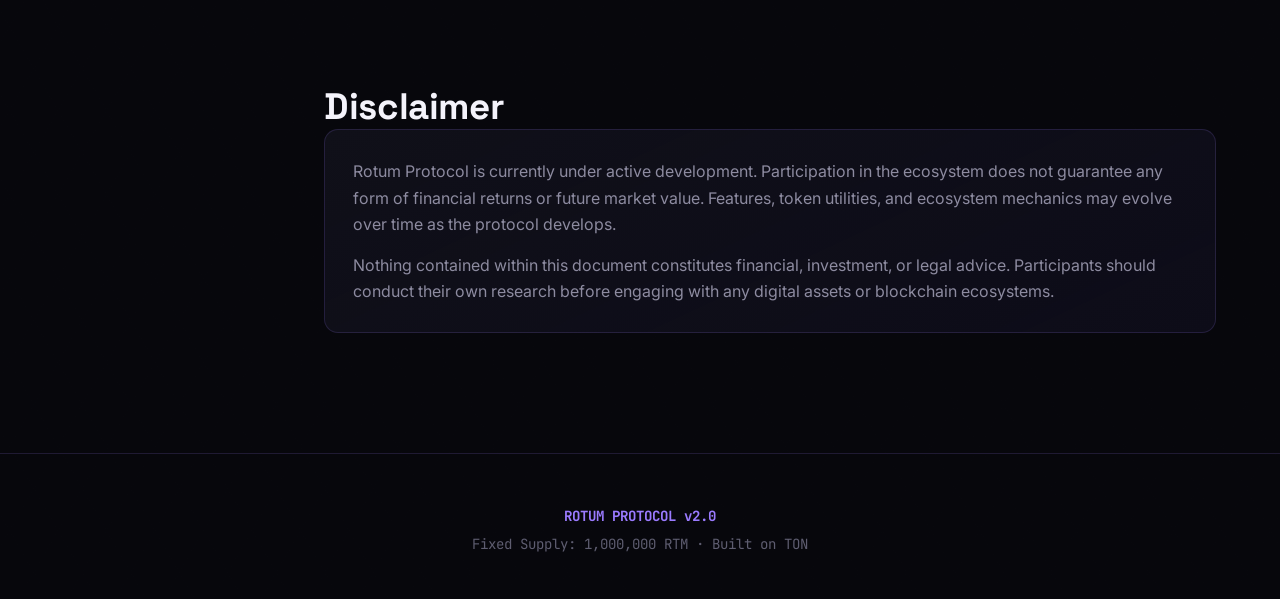
<file: litepaper.html>
<!DOCTYPE html>
<html lang="en">

<head>
    <meta charset="UTF-8">
    <meta name="viewport" content="width=device-width, initial-scale=1.0">
    <title>ROTUM Protocol | Litepaper v2.0</title>
    <link rel="icon" type="image/svg+xml" href="assets/favicon.svg">
    <link rel="stylesheet" href="css/style.css">
    <style>
        .lp-layout {
            display: grid;
            grid-template-columns: 220px 1fr;
            gap: 40px;
            align-items: start;
        }

        .lp-toc {
            position: sticky;
            top: 100px;
            display: flex;
            flex-direction: column;
            gap: 10px;
        }

        .lp-toc a {
            font-family: var(--font-mono);
            font-size: 0.82rem;
            color: var(--muted);
            padding: 6px 0;
            border-left: 2px solid transparent;
            padding-left: 12px;
        }

        .lp-toc a:hover,
        .lp-toc a.active {
            color: var(--cyan);
            border-left-color: var(--cyan);
        }

        .lp-content .card+.card {
            margin-top: 16px;
        }

        .lp-content em {
            color: var(--purple);
            font-style: normal;
            font-family: var(--font-mono);
        }

        .lp-content ul {
            padding-left: 20px;
            color: var(--muted);
        }

        .lp-content ul li {
            margin-bottom: 8px;
        }

        .lp-content ul li strong {
            color: var(--ink);
        }

        @media (max-width: 900px) {
            .lp-layout {
                grid-template-columns: 1fr;
            }

            .lp-toc {
                position: static;
                flex-direction: row;
                flex-wrap: wrap;
                gap: 14px;
                margin-bottom: 10px;
            }

            .lp-toc a {
                border-left: none;
                border-bottom: 2px solid transparent;
                padding-left: 0;
            }

            .lp-toc a:hover,
            .lp-toc a.active {
                border-bottom-color: var(--cyan);
            }
        }
    </style>
</head>

<body>

    <header>
        <div class="navbar">
            <a href="index.html" class="brand">
                <img src="assets/logo.png" alt="ROTUM">
                <span>ROTUM</span>
            </a>
            <button class="hamburger" id="hamburger-btn" aria-label="Toggle menu" aria-expanded="false">
                <span class="line"></span><span class="line"></span><span class="line"></span>
            </button>
            <ul class="menu" id="menu">
                <li><a href="litepaper.html">Litepaper</a></li>
                <li><a href="tokenomics.html">Tokenomics</a></li>
                <li><a href="ecosystem.html">Ecosystem</a></li>
                <li><a href="contribution.html">Contribution</a></li>
                <li><a href="leaderboard.html">Leaderboard</a></li>
                <li><a href="roadmap.html">Roadmap</a></li>
                <li><a href="team.html">Team</a></li>
                <li><a href="https://t.me/rotumprotocolbot" target="_blank" class="launch-btn">Launch App</a></li>
            </ul>
        </div>
    </header>

    <div class="hero" style="padding-bottom:30px;">
        <span class="eyebrow">Litepaper v2.0</span>
        <h1>Trust & reputation<br>infrastructure for TON</h1>
        <p>How Rotum turns verified participation into portable, on-chain reputation.</p>
    </div>

    <div class="container section" style="margin-top:40px;">
        <div class="lp-layout">

            <nav class="lp-toc">
                <a href="#intro">Introduction</a>
                <a href="#vision">Vision</a>
                <a href="#problem">Problem Statement</a>
                <a href="#protocol">Trust Protocol</a>
                <a href="#features">Core Features</a>
                <a href="#token">Token Overview</a>
                <a href="#tokenomics">Tokenomics</a>
                <a href="#utilities">Utilities & Staking</a>
                <a href="#roadmap">Roadmap</a>
                <a href="#vision-long">Long-Term Vision</a>
                <a href="#disclaimer">Disclaimer</a>
            </nav>

            <div class="lp-content">

                <div class="section" id="intro" style="margin-top:0;">
                    <h2>Introduction</h2>
                    <div class="card">
                        <p style="margin-bottom:14px; color:var(--ink);">Rotum Protocol is a decentralized contribution,
                            reputation, and trust infrastructure built on The Open Network (TON). The protocol enables
                            projects, communities, and participants to establish verifiable digital reputation through
                            contribution tracking, participation history, and trust scoring.</p>
                        <p style="margin-bottom:14px; color:var(--ink);">Unlike traditional reward platforms that
                            prioritize short-term incentives, Rotum introduces a sustainable ecosystem where users build
                            measurable on-chain and off-chain reputation through meaningful participation.</p>
                        <p style="color:var(--ink);">Rotum combines contribution tracking, reputation scoring,
                            contributor identity, anti-Sybil mechanisms, and ecosystem rewards into a unified protocol
                            designed to support the next generation of decentralized communities on TON.</p>
                    </div>
                </div>

                <div class="section" id="vision">
                    <h2>Vision</h2>
                    <div class="card">
                        <p style="margin-bottom:14px; color:var(--ink);">Our vision is to become the leading
                            contribution and trust infrastructure layer within the TON ecosystem.</p>
                        <p style="color:var(--ink);">Rotum seeks to create a decentralized environment where
                            contributions are measurable, reputation is portable, rewards are transparent, and
                            communities can identify and reward genuine participants.</p>
                    </div>
                </div>

                <div class="section" id="problem">
                    <h2>Problem Statement</h2>
                    <div class="card">
                        <p style="color:var(--ink);">The blockchain ecosystem faces significant structural challenges
                            including widespread Sybil attacks, unfair or easily-gamed airdrops, an absence of reliable
                            contributor reputation systems, fragmented reward mechanisms, and difficulty identifying
                            genuine long-term supporters. Rotum addresses these challenges directly through its modular
                            contribution-based reputation infrastructure.</p>
                    </div>
                </div>

                <div class="section" id="protocol">
                    <h2>Rotum Trust & Reputation Protocol</h2>
                    <div class="card">
                        <p style="margin-bottom:14px; color:var(--ink);">The core protocol engine comprehensively
                            evaluates ecosystem users utilizing three foundational operational pillars:</p>
                        <ul>
                            <li><strong>Wallet Reputation:</strong> Historical analysis of on-chain activity,
                                transaction patterns, and liquidity footprint within the TON ecosystem.</li>
                            <li><strong>Contribution Power (CP):</strong> A dynamic metric representing user
                                participation velocity, continuous engagement, and active contribution efforts.</li>
                            <li><strong>Community Reputation:</strong> Measures the depth of social coordination,
                                project engagement, and localized ecosystem support.</li>
                        </ul>
                    </div>
                </div>

                <div class="section" id="features">
                    <h2>Core Protocol Features</h2>
                    <div class="grid cols-2">
                        <div class="card">
                            <h3 style="color:var(--cyan); font-size:1.1rem; margin-bottom:10px;">Rotum Trust Score</h3>
                            <p style="margin-bottom:10px;">Calculated dynamically via a proprietary formula:</p>
                            <p style="margin-bottom:10px;"><em>Trust Score = Wallet Reputation + Contribution Power +
                                    Community Participation + Referral Quality + Achievement History</em></p>
                            <p>This highly verifiable aggregate score can be used externally by TON projects, airdrop
                                campaigns, specific community programs, and tokenized reward systems to filter out bad
                                actors.</p>
                        </div>
                        <div class="card">
                            <h3 style="color:var(--cyan); font-size:1.1rem; margin-bottom:10px;">Contributor Passport
                            </h3>
                            <p style="margin-bottom:10px;">Each participant receives a portable contributor identity
                                profile containing:</p>
                            <ul>
                                <li>Verifiable Trust Score</li>
                                <li>Contribution Power rankings</li>
                                <li>On-chain achievements & badges</li>
                                <li>Seasonal global rankings & reputation level</li>
                                <li>Referral performance metrics & history</li>
                            </ul>
                        </div>
                        <div class="card" style="grid-column:1/-1;">
                            <h3 style="color:var(--cyan); font-size:1.1rem; margin-bottom:10px;">Anti-Sybil
                                Infrastructure</h3>
                            <p style="margin-bottom:10px;">To identify and guarantee genuine user interaction, Rotum
                                implements multi-layered protective frameworks:</p>
                            <ul style="columns:2; column-gap:30px;">
                                <li>Deep wallet footprint analysis</li>
                                <li>Transaction pattern anomaly detection</li>
                                <li>Historical user participation validity</li>
                                <li>Continuous activity consistency checks</li>
                                <li>Proof-of-contribution verifications</li>
                            </ul>
                        </div>
                    </div>
                </div>

                <div class="section" id="token">
                    <h2>RTM Token Overview</h2>
                    <div class="card table-scroll">
                        <table>
                            <thead>
                                <tr>
                                    <th>Specification</th>
                                    <th>Value</th>
                                </tr>
                            </thead>
                            <tbody>
                                <tr>
                                    <td>Token Name</td>
                                    <td>Rotum Token</td>
                                </tr>
                                <tr>
                                    <td>Symbol</td>
                                    <td>RTM</td>
                                </tr>
                                <tr>
                                    <td>Blockchain</td>
                                    <td>TON</td>
                                </tr>
                                <tr>
                                    <td>Total Supply</td>
                                    <td>1,000,000 RTM</td>
                                </tr>
                                <tr>
                                    <td>Additional Minting</td>
                                    <td>No (Fixed Supply)</td>
                                </tr>
                                <tr>
                                    <td>Token Type</td>
                                    <td>Utility Token</td>
                                </tr>
                            </tbody>
                        </table>
                    </div>
                </div>

                <div class="section" id="tokenomics">
                    <h2>Tokenomics Structure</h2>
                    <div class="grid cols-2">
                        <div class="card">
                            <h3 style="color:var(--purple); font-size:1.05rem; margin-bottom:10px;">Community Rewards —
                                60%</h3>
                            <p style="margin-bottom:8px;">Reserved for:</p>
                            <ul>
                                <li>Contributor rewards</li>
                                <li>Seasonal reward pools</li>
                                <li>Community campaigns</li>
                                <li>Participation incentives</li>
                            </ul>
                        </div>
                        <div class="card">
                            <h3 style="color:var(--purple); font-size:1.05rem; margin-bottom:10px;">Ecosystem Treasury —
                                15%</h3>
                            <p style="margin-bottom:8px;">Reserved for:</p>
                            <ul>
                                <li>Ecosystem expansion</li>
                                <li>Infrastructure support</li>
                                <li>Security improvements</li>
                                <li>Strategic reserves</li>
                            </ul>
                        </div>
                        <div class="card">
                            <h3 style="color:var(--purple); font-size:1.05rem; margin-bottom:10px;">Liquidity Pool —
                                6.25%</h3>
                            <p style="margin-bottom:8px;">Reserved for:</p>
                            <ul>
                                <li>Decentralized exchange pairings (RTM/TON)</li>
                                <li>Market depth efficiency maintenance</li>
                                <li>Slippage mitigation protocols</li>
                            </ul>
                        </div>
                        <div class="card">
                            <h3 style="color:var(--purple); font-size:1.05rem; margin-bottom:10px;">Core Development —
                                6.25%</h3>
                            <p style="margin-bottom:8px;">Reserved for:</p>
                            <ul>
                                <li>Product development & engineering</li>
                                <li>Technical operations</li>
                                <li>Infrastructure maintenance</li>
                                <li>Future protocol expansion</li>
                            </ul>
                        </div>
                        <div class="card">
                            <h3 style="color:var(--purple); font-size:1.05rem; margin-bottom:10px;">Growth & Marketing —
                                6.25%</h3>
                            <p style="margin-bottom:8px;">Reserved for:</p>
                            <ul>
                                <li>Strategic partnerships</li>
                                <li>Community growth initiatives</li>
                                <li>Marketing and visibility campaigns</li>
                                <li>Ecosystem user adoption</li>
                            </ul>
                        </div>
                        <div class="card">
                            <h3 style="color:var(--purple); font-size:1.05rem; margin-bottom:10px;">Team & Advisors —
                                6.25%</h3>
                            <p style="margin-bottom:8px;">Reserved for:</p>
                            <ul>
                                <li>Long-term team incentives</li>
                                <li>Advisory support structures</li>
                                <li>Multi-year lockups and milestone vesting</li>
                            </ul>
                        </div>
                    </div>
                </div>

                <div class="section" id="utilities">
                    <h2>Ecosystem Utilities & Staking</h2>
                    <div class="card">
                        <h3 style="color:var(--cyan); font-size:1.05rem; margin-bottom:10px;">RTM Utilities</h3>
                        <p style="margin-bottom:10px;">RTM serves multiple native functions within the infrastructure
                            framework:</p>
                        <ul>
                            <li>Contribution boosts and point multipliers</li>
                            <li>Premium reputation services activation</li>
                            <li>Trust score verification request processing</li>
                            <li>Seasonal event participation rights</li>
                            <li>Core governance voting and protocol updates</li>
                            <li>Ecosystem utility service payments</li>
                        </ul>
                    </div>
                    <div class="card">
                        <h3 style="color:var(--cyan); font-size:1.05rem; margin-bottom:10px;">Protocol Staking Mechanics
                        </h3>
                        <p>RTM holders may participate in protocol staking. Future staking rewards may be funded
                            organically through accumulated protocol revenues, ecosystem service fees, campaign partner
                            distribution fees, and strategic treasury allocations. No fixed returns are guaranteed.</p>
                    </div>
                </div>

                <div class="section" id="roadmap">
                    <h2>Roadmap</h2>
                    <div class="card">
                        <h3 style="font-size:1rem; margin-bottom:10px;">Phase 1 — Foundation <span
                                class="badge completed" style="margin-left:8px;">Completed</span></h3>
                        <ul>
                            <li>Protocol conceptualization and trust architecture modeling</li>
                            <li>RTM tokenomics development and fixed supply model enforcement</li>
                            <li>Initial community setup, ecosystem design, and core asset branding</li>
                            <li>Release of original project litepaper versions</li>
                        </ul>
                    </div>
                    <div class="card">
                        <h3 style="font-size:1rem; margin-bottom:10px;">Phase 2 — Core Infrastructure <span
                                class="badge inprogress" style="margin-left:8px;">In Progress</span></h3>
                        <ul>
                            <li>Telegram Mini App and core dashboard deployment</li>
                            <li>Contribution engine implementation and metric telemetry tracking</li>
                            <li>Anti-Sybil analytical framework and wallet scanning integration</li>
                            <li>RTM core application utilities and boost system integration</li>
                        </ul>
                    </div>
                    <div class="card">
                        <h3 style="font-size:1rem; margin-bottom:10px;">Phase 3 — Public Beta <span
                                class="badge planned" style="margin-left:8px;">Planned</span></h3>
                        <ul>
                            <li>Public testing beta initialization for communities on TON</li>
                            <li>Genesis contribution tracking and dynamic live leaderboards</li>
                            <li>Seasonal incentive pool initialization and initial deployment</li>
                            <li>Strategic B2B integration partner sourcing</li>
                        </ul>
                    </div>
                    <div class="card">
                        <h3 style="font-size:1rem; margin-bottom:10px;">Phase 4 — Contributor Identity <span
                                class="badge planned" style="margin-left:8px;">Planned</span></h3>
                        <ul>
                            <li>Deployment of Contributor Passport models</li>
                            <li>Integration of verifiable on-chain Trust Scores</li>
                            <li>Soulbound token (SBT) and achievement badge framework delivery</li>
                            <li>Ecosystem reputation progression features</li>
                        </ul>
                    </div>
                    <div class="card">
                        <h3 style="font-size:1rem; margin-bottom:10px;">Phase 5 — Protocol Expansion <span
                                class="badge vision" style="margin-left:8px;">Vision</span></h3>
                        <ul>
                            <li>RTM core utility smart contract audits and TON mainnet deployment</li>
                            <li>On-chain staking frameworks and revenue-backed allocation systems</li>
                            <li>Decentralized community governance (DAO) execution modules</li>
                            <li>Cross-project ecosystem-wide protocol trust service scaling</li>
                        </ul>
                    </div>
                </div>

                <div class="section" id="vision-long">
                    <h2>Long-Term Vision</h2>
                    <div class="card">
                        <p style="color:var(--ink);">Rotum Protocol aims to become the primary contribution, reputation,
                            and trust infrastructure layer for the entire TON ecosystem. By organizing user
                            contributions into portable, trust-verified credentials, Rotum sets the baseline requirement
                            for robust digital sybil defenses, transparent user incentives, and reliable ecosystem
                            governance models.</p>
                    </div>
                </div>

                <div class="section" id="disclaimer">
                    <h2>Disclaimer</h2>
                    <div class="card">
                        <p style="margin-bottom:14px;">Rotum Protocol is currently under active development.
                            Participation in the ecosystem does not guarantee any form of financial returns or future
                            market value. Features, token utilities, and ecosystem mechanics may evolve over time as the
                            protocol develops.</p>
                        <p>Nothing contained within this document constitutes financial, investment, or legal advice.
                            Participants should conduct their own research before engaging with any digital assets or
                            blockchain ecosystems.</p>
                    </div>
                </div>

            </div>
        </div>
    </div>

    <footer class="site-footer">
        <strong>ROTUM PROTOCOL v2.0</strong><br>
        Fixed Supply: 1,000,000 RTM · Built on TON
    </footer>

    <script src="js/script.js"></script>
</body>

</html>
</file>
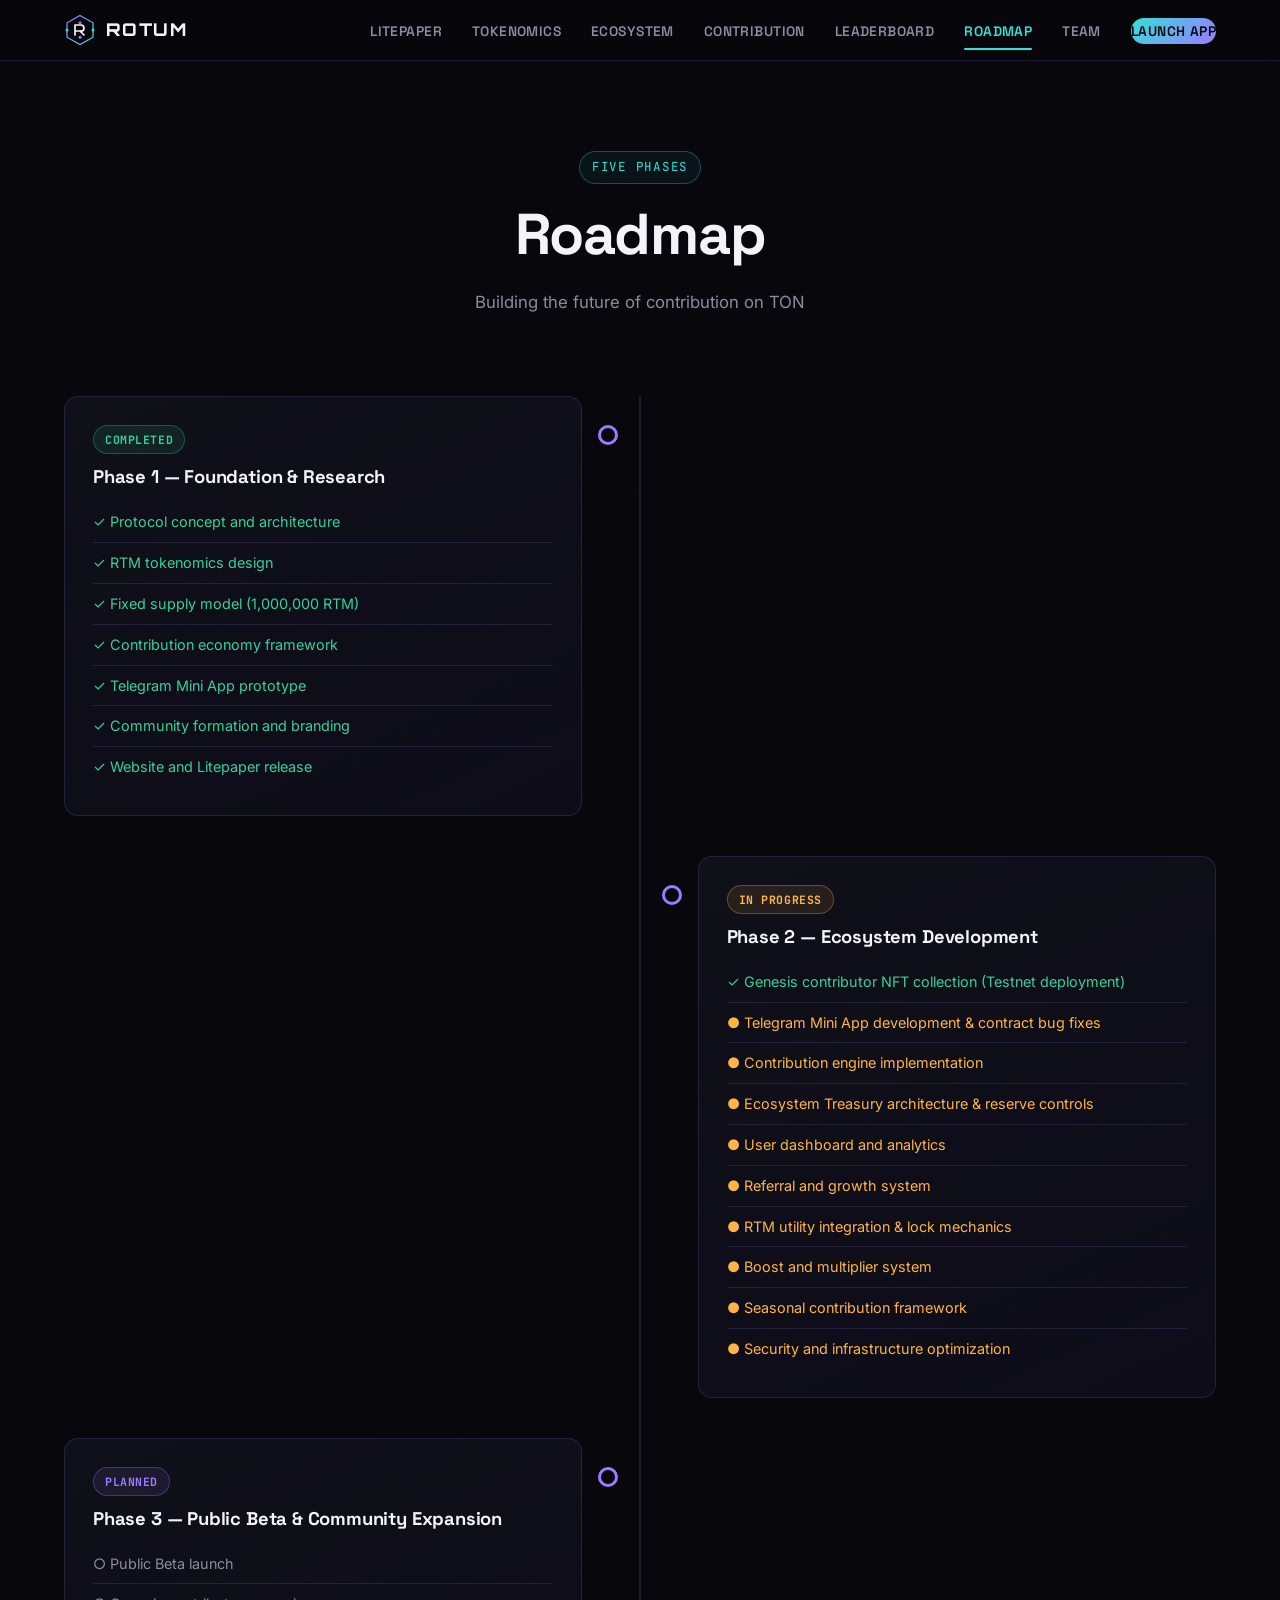
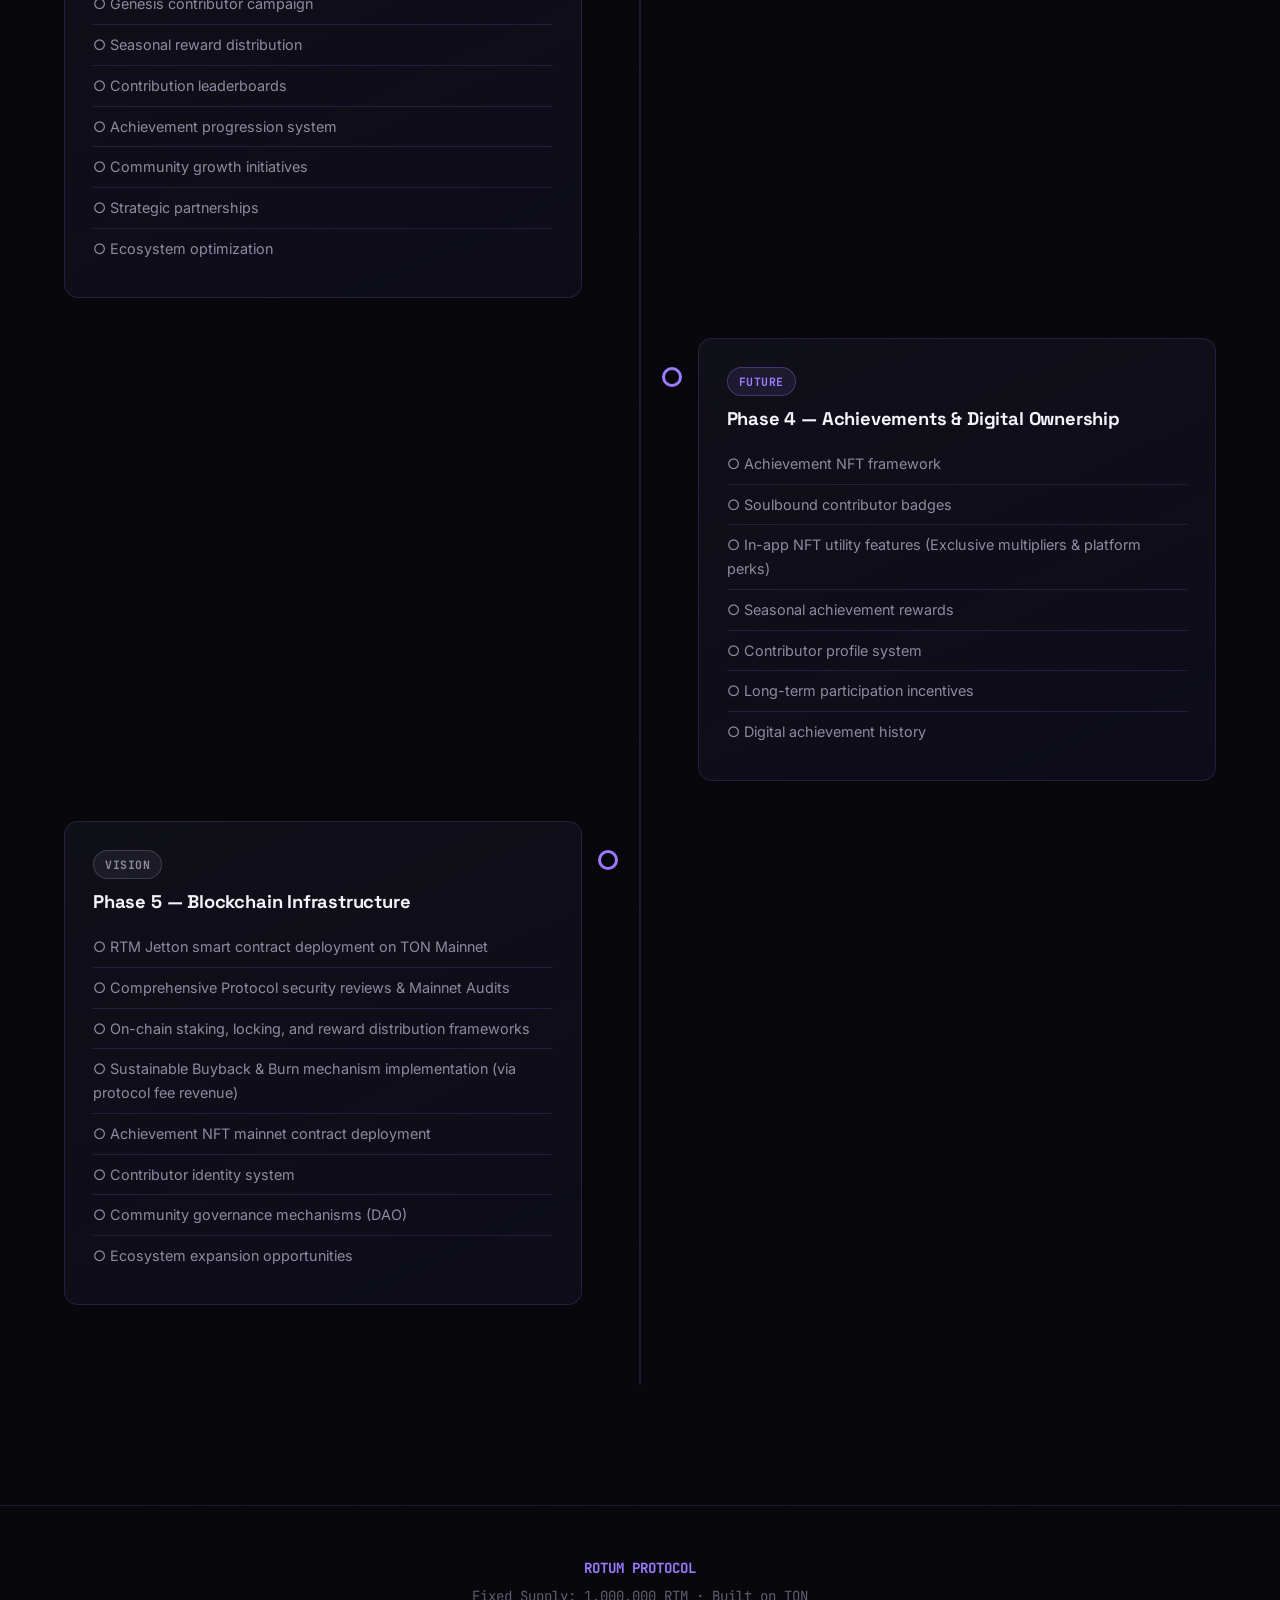
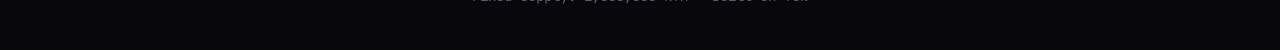
<file: roadmap.html>
<!DOCTYPE html>
<html lang="en">

<head>
    <meta charset="UTF-8">
    <meta name="viewport" content="width=device-width, initial-scale=1.0">
    <title>ROTUM Protocol | Roadmap</title>
    <link rel="icon" type="image/svg+xml" href="assets/favicon.svg">
    <link rel="stylesheet" href="css/style.css">
    <style>
        .rm-timeline {
            position: relative;
            margin-top: 20px;
            padding-bottom: 40px;
        }

        .rm-timeline::before {
            content: "";
            position: absolute;
            left: 50%;
            top: 0;
            width: 2px;
            height: 100%;
            background: var(--line);
            transform: translateX(-50%);
        }

        .rm-phase {
            position: relative;
            width: 45%;
            margin-bottom: 40px;
        }

        .rm-phase:nth-child(odd) {
            left: 0;
        }

        .rm-phase:nth-child(even) {
            left: 55%;
        }

        .rm-phase::after {
            content: "";
            position: absolute;
            width: 14px;
            height: 14px;
            border-radius: 50%;
            background: var(--bg);
            border: 3px solid var(--purple);
            top: 28px;
        }

        .rm-phase:nth-child(odd)::after {
            right: -37px;
        }

        .rm-phase:nth-child(even)::after {
            left: -37px;
        }

        .rm-phase h3 {
            font-size: 1.15rem;
            margin: 12px 0 14px;
        }

        .rm-phase ul {
            list-style: none;
        }

        .rm-phase li {
            padding: 8px 0;
            border-bottom: 1px solid var(--line);
            font-size: 0.9rem;
            color: var(--muted);
        }

        .rm-phase li:last-child {
            border: none;
        }

        .rm-phase li.done {
            color: var(--green);
        }

        .rm-phase li.active {
            color: var(--amber);
        }

        @media (max-width: 860px) {
            .rm-timeline::before {
                left: 8px;
            }

            .rm-phase {
                width: 100%;
                left: 0 !important;
                padding-left: 34px;
            }

            .rm-phase::after {
                left: 1px !important;
                right: auto !important;
            }
        }
    </style>
</head>

<body>

    <header>
        <div class="navbar">
            <a href="index.html" class="brand">
                <img src="assets/logo.svg" alt="ROTUM">
                <span>ROTUM</span>
            </a>
            <button class="hamburger" id="hamburger-btn" aria-label="Toggle menu" aria-expanded="false">
                <span class="line"></span><span class="line"></span><span class="line"></span>
            </button>
            <ul class="menu" id="menu">
                <li><a href="litepaper.html">Litepaper</a></li>
                <li><a href="tokenomics.html">Tokenomics</a></li>
                <li><a href="ecosystem.html">Ecosystem</a></li>
                <li><a href="contribution.html">Contribution</a></li>
                <li><a href="leaderboard.html">Leaderboard</a></li>
                <li><a href="roadmap.html">Roadmap</a></li>
                <li><a href="team.html">Team</a></li>
                <li><a href="https://t.me/rotumprotocolbot" target="_blank" class="launch-btn">Launch App</a></li>
            </ul>
        </div>
    </header>

    <div class="hero">
        <span class="eyebrow">Five Phases</span>
        <h1>Roadmap</h1>
        <p>Building the future of contribution on TON</p>
    </div>

    <div class="container section" style="margin-top:20px;">
        <div class="rm-timeline">

            <!-- Phase 1 -->
            <div class="rm-phase card">
                <span class="badge completed">Completed</span>
                <h3>Phase 1 — Foundation & Research</h3>
                <ul>
                    <li class="done">✓ Protocol concept and architecture</li>
                    <li class="done">✓ RTM tokenomics design</li>
                    <li class="done">✓ Fixed supply model (1,000,000 RTM)</li>
                    <li class="done">✓ Contribution economy framework</li>
                    <li class="done">✓ Telegram Mini App prototype</li>
                    <li class="done">✓ Community formation and branding</li>
                    <li class="done">✓ Website and Litepaper release</li>
                </ul>
            </div>

            <!-- Phase 2 -->
            <div class="rm-phase card">
                <span class="badge inprogress">In Progress</span>
                <h3>Phase 2 — Ecosystem Development</h3>
                <ul>
                    <li class="done">✓ Genesis contributor NFT collection (Testnet deployment)</li>
                    <li class="active">● Telegram Mini App development & contract bug fixes</li>
                    <li class="active">● Contribution engine implementation</li>
                    <li class="active">● Ecosystem Treasury architecture & reserve controls</li>
                    <li class="active">● User dashboard and analytics</li>
                    <li class="active">● Referral and growth system</li>
                    <li class="active">● RTM utility integration & lock mechanics</li>
                    <li class="active">● Boost and multiplier system</li>
                    <li class="active">● Seasonal contribution framework</li>
                    <li class="active">● Security and infrastructure optimization</li>
                </ul>
            </div>

            <!-- Phase 3 -->
            <div class="rm-phase card">
                <span class="badge planned">Planned</span>
                <h3>Phase 3 — Public Beta & Community Expansion</h3>
                <ul>
                    <li>○ Public Beta launch</li>
                    <li>○ Genesis contributor campaign</li>
                    <li>○ Seasonal reward distribution</li>
                    <li>○ Contribution leaderboards</li>
                    <li>○ Achievement progression system</li>
                    <li>○ Community growth initiatives</li>
                    <li>○ Strategic partnerships</li>
                    <li>○ Ecosystem optimization</li>
                </ul>
            </div>

            <!-- Phase 4 -->
            <div class="rm-phase card">
                <span class="badge planned">Future</span>
                <h3>Phase 4 — Achievements & Digital Ownership</h3>
                <ul>
                    <li>○ Achievement NFT framework</li>
                    <li>○ Soulbound contributor badges</li>
                    <li>○ In-app NFT utility features (Exclusive multipliers & platform perks)</li>
                    <li>○ Seasonal achievement rewards</li>
                    <li>○ Contributor profile system</li>
                    <li>○ Long-term participation incentives</li>
                    <li>○ Digital achievement history</li>
                </ul>
            </div>

            <!-- Phase 5 -->
            <div class="rm-phase card">
                <span class="badge vision">Vision</span>
                <h3>Phase 5 — Blockchain Infrastructure</h3>
                <ul>
                    <li>○ RTM Jetton smart contract deployment on TON Mainnet</li>
                    <li>○ Comprehensive Protocol security reviews & Mainnet Audits</li>
                    <li>○ On-chain staking, locking, and reward distribution frameworks</li>
                    <li>○ Sustainable Buyback & Burn mechanism implementation (via protocol fee revenue)</li>
                    <li>○ Achievement NFT mainnet contract deployment</li>
                    <li>○ Contributor identity system</li>
                    <li>○ Community governance mechanisms (DAO)</li>
                    <li>○ Ecosystem expansion opportunities</li>
                </ul>
            </div>

        </div>
    </div>

    <footer class="site-footer">
        <strong>ROTUM PROTOCOL</strong><br>
        Fixed Supply: 1,000,000 RTM · Built on TON
    </footer>

    <script src="js/script.js"></script>
</body>

</html>
</file>
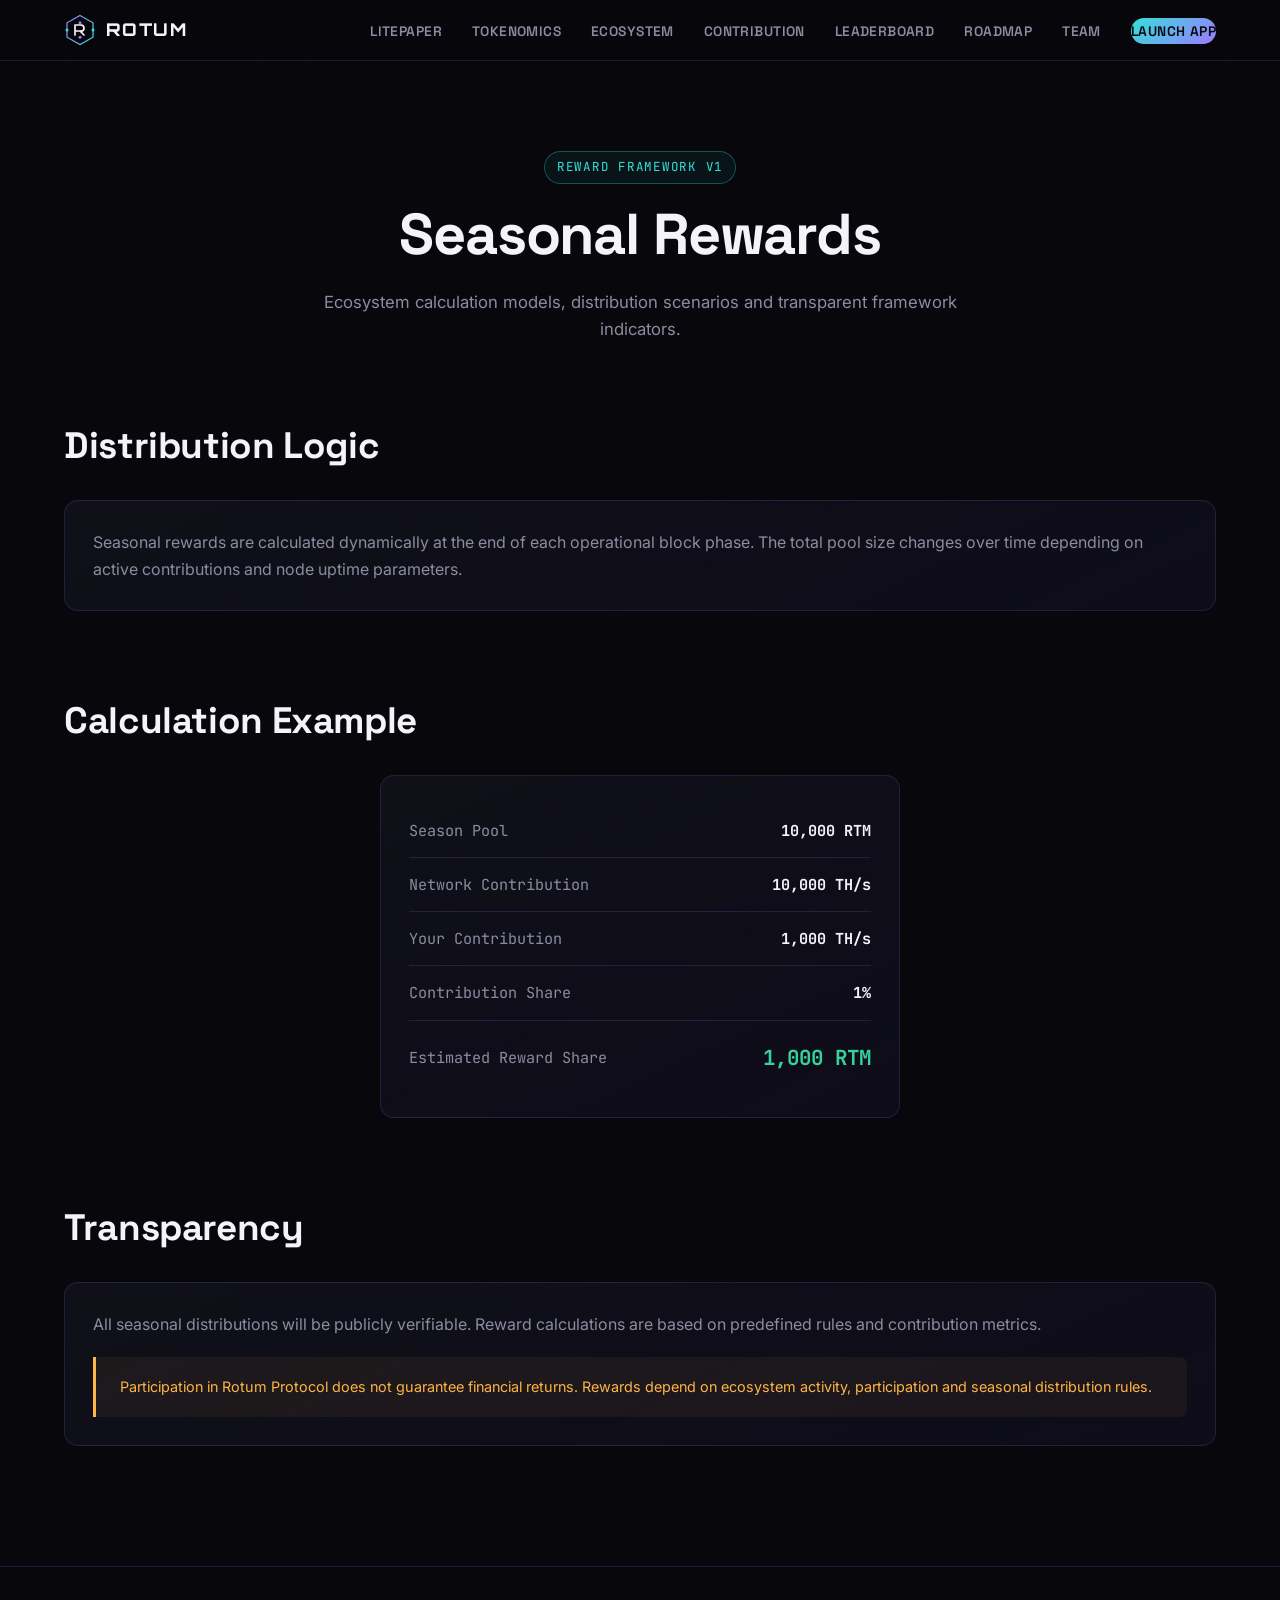
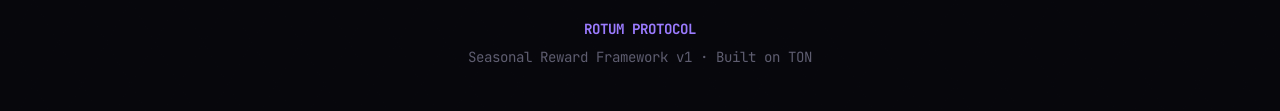
<file: season-rewards.html>
<!DOCTYPE html>
<html lang="en">

<head>
    <meta charset="UTF-8">
    <meta name="viewport" content="width=device-width, initial-scale=1.0">
    <title>ROTUM Protocol | Seasonal Rewards</title>
    <link rel="icon" type="image/svg+xml" href="assets/favicon.svg">
    <link rel="stylesheet" href="css/style.css">
    <style>
        .calc-card {
            text-align: center;
        }

        .calc-row {
            display: flex;
            justify-content: space-between;
            align-items: center;
            padding: 14px 0;
            border-bottom: 1px solid var(--line);
            font-family: var(--font-mono);
            font-size: 0.95rem;
        }

        .calc-row:last-child {
            border: none;
            padding-top: 20px;
        }

        .calc-row .k {
            color: var(--muted);
            text-align: left;
        }

        .calc-row .v {
            color: var(--ink);
            font-weight: 700;
        }

        .calc-row.result .v {
            color: var(--green);
            font-size: 1.3rem;
        }

        .warning {
            margin-top: 20px;
            border-left: 3px solid var(--amber);
            background: rgba(255, 180, 69, 0.06);
            padding: 18px 24px;
            border-radius: 0 var(--radius-sm) var(--radius-sm) 0;
            font-size: 0.9rem;
            color: var(--amber);
        }
    </style>
</head>

<body>

    <header>
        <div class="navbar">
            <a href="index.html" class="brand">
                <img src="assets/logo.svg" alt="ROTUM">
                <span>ROTUM</span>
            </a>
            <button class="hamburger" id="hamburger-btn" aria-label="Toggle menu" aria-expanded="false">
                <span class="line"></span><span class="line"></span><span class="line"></span>
            </button>
            <ul class="menu" id="menu">
                <li><a href="litepaper.html">Litepaper</a></li>
                <li><a href="tokenomics.html">Tokenomics</a></li>
                <li><a href="ecosystem.html">Ecosystem</a></li>
                <li><a href="contribution.html">Contribution</a></li>
                <li><a href="leaderboard.html">Leaderboard</a></li>
                <li><a href="roadmap.html">Roadmap</a></li>
                <li><a href="team.html">Team</a></li>
                <li><a href="https://t.me/rotumprotocolbot" target="_blank" class="launch-btn">Launch App</a></li>
            </ul>
        </div>
    </header>

    <div class="hero">
        <span class="eyebrow">Reward Framework v1</span>
        <h1>Seasonal Rewards</h1>
        <p>Ecosystem calculation models, distribution scenarios and transparent framework indicators.</p>
    </div>

    <div class="container section" style="margin-top:20px;">
        <div class="section-head">
            <h2>Distribution Logic</h2>
        </div>
        <div class="card">
            <p>Seasonal rewards are calculated dynamically at the end of each operational block phase. The total pool
                size changes over time depending on active contributions and node uptime parameters.</p>
        </div>
    </div>

    <div class="container section">
        <div class="section-head">
            <h2>Calculation Example</h2>
        </div>
        <div class="card calc-card" style="max-width:520px; margin:0 auto;">
            <div class="calc-row"><span class="k">Season Pool</span><span class="v">10,000 RTM</span></div>
            <div class="calc-row"><span class="k">Network Contribution</span><span class="v">10,000 TH/s</span></div>
            <div class="calc-row"><span class="k">Your Contribution</span><span class="v">1,000 TH/s</span></div>
            <div class="calc-row"><span class="k">Contribution Share</span><span class="v">1%</span></div>
            <div class="calc-row result"><span class="k">Estimated Reward Share</span><span class="v">1,000 RTM</span>
            </div>
        </div>
    </div>

    <div class="container section">
        <div class="section-head">
            <h2>Transparency</h2>
        </div>
        <div class="card">
            <p>All seasonal distributions will be publicly verifiable. Reward calculations are based on predefined rules
                and contribution metrics.</p>
            <div class="warning">
                Participation in Rotum Protocol does not guarantee financial returns. Rewards depend on ecosystem
                activity, participation and seasonal distribution rules.
            </div>
        </div>
    </div>

    <footer class="site-footer">
        <strong>ROTUM PROTOCOL</strong><br>
        Seasonal Reward Framework v1 · Built on TON
    </footer>

    <script src="js/script.js"></script>
</body>

</html>
</file>
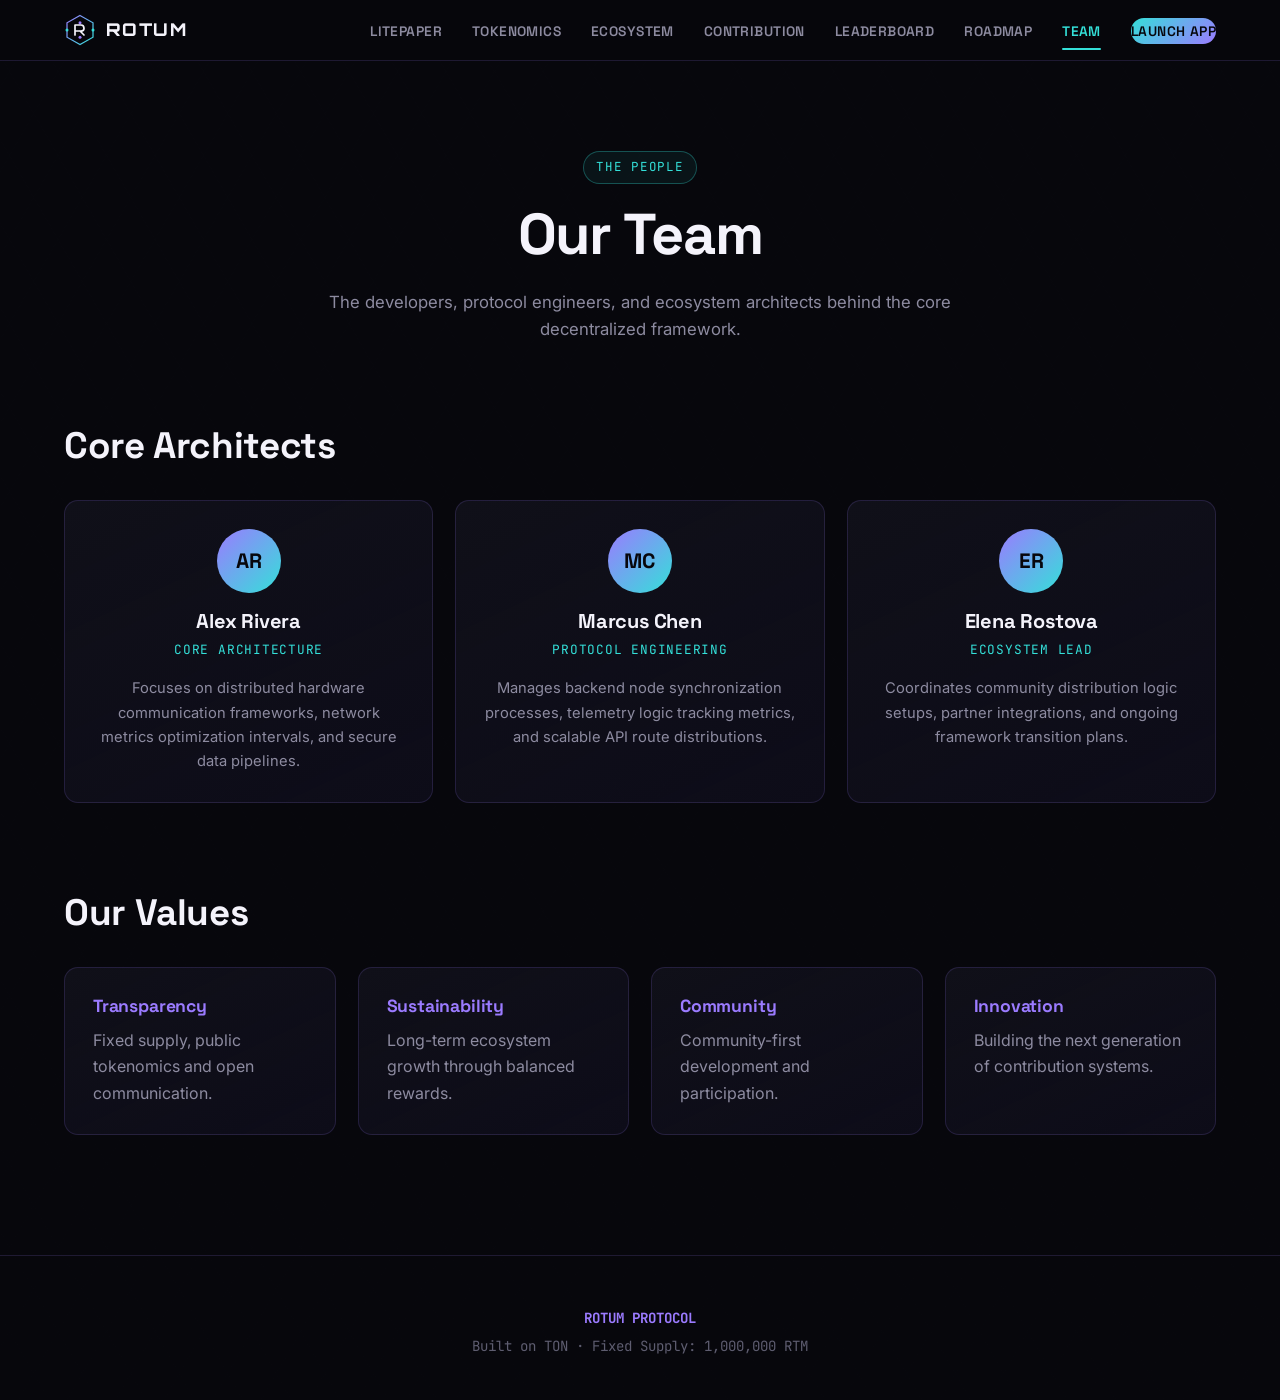
<file: team.html>
<!DOCTYPE html>
<html lang="en">

<head>
    <meta charset="UTF-8">
    <meta name="viewport" content="width=device-width, initial-scale=1.0">
    <title>ROTUM Protocol | Team</title>
    <link rel="icon" type="image/svg+xml" href="assets/favicon.svg">
    <link rel="stylesheet" href="css/style.css">
    <style>
        .member-card {
            text-align: center;
        }

        .avatar {
            width: 64px;
            height: 64px;
            margin: 0 auto 16px;
            border-radius: 50%;
            display: flex;
            align-items: center;
            justify-content: center;
            font-family: var(--font-head);
            font-weight: 700;
            font-size: 1.3rem;
            background: linear-gradient(135deg, var(--purple), var(--cyan));
            color: #07070c;
        }

        .member-card h3 {
            font-size: 1.25rem;
            margin-bottom: 6px;
        }

        .member-card .role {
            color: var(--cyan);
            font-family: var(--font-mono);
            font-size: 0.8rem;
            letter-spacing: 0.06em;
            text-transform: uppercase;
            margin-bottom: 16px;
        }

        .member-card p {
            font-size: 0.92rem;
        }

        .value-card h3 {
            color: var(--purple);
            font-size: 1.1rem;
            margin-bottom: 10px;
        }
    </style>
</head>

<body>

    <header>
        <div class="navbar">
            <a href="index.html" class="brand">
                <img src="assets/logo.svg" alt="ROTUM">
                <span>ROTUM</span>
            </a>
            <button class="hamburger" id="hamburger-btn" aria-label="Toggle menu" aria-expanded="false">
                <span class="line"></span><span class="line"></span><span class="line"></span>
            </button>
            <ul class="menu" id="menu">
                <li><a href="litepaper.html">Litepaper</a></li>
                <li><a href="tokenomics.html">Tokenomics</a></li>
                <li><a href="ecosystem.html">Ecosystem</a></li>
                <li><a href="contribution.html">Contribution</a></li>
                <li><a href="leaderboard.html">Leaderboard</a></li>
                <li><a href="roadmap.html">Roadmap</a></li>
                <li><a href="team.html">Team</a></li>
                <li><a href="https://t.me/rotumprotocolbot" target="_blank" class="launch-btn">Launch App</a></li>
            </ul>
        </div>
    </header>

    <div class="hero">
        <span class="eyebrow">The People</span>
        <h1>Our Team</h1>
        <p>The developers, protocol engineers, and ecosystem architects behind the core decentralized framework.</p>
    </div>

    <div class="container section" style="margin-top:20px;">
        <div class="section-head">
            <h2>Core Architects</h2>
        </div>
        <div class="grid cols-3">
            <div class="card member-card">
                <div class="avatar">AR</div>
                <h3>Alex Rivera</h3>
                <div class="role">Core Architecture</div>
                <p>Focuses on distributed hardware communication frameworks, network metrics optimization intervals, and
                    secure data pipelines.</p>
            </div>
            <div class="card member-card">
                <div class="avatar">MC</div>
                <h3>Marcus Chen</h3>
                <div class="role">Protocol Engineering</div>
                <p>Manages backend node synchronization processes, telemetry logic tracking metrics, and scalable API
                    route distributions.</p>
            </div>
            <div class="card member-card">
                <div class="avatar">ER</div>
                <h3>Elena Rostova</h3>
                <div class="role">Ecosystem Lead</div>
                <p>Coordinates community distribution logic setups, partner integrations, and ongoing framework
                    transition plans.</p>
            </div>
        </div>
    </div>

    <div class="container section">
        <div class="section-head">
            <h2>Our Values</h2>
        </div>
        <div class="grid cols-4">
            <div class="card value-card">
                <h3>Transparency</h3>
                <p>Fixed supply, public tokenomics and open communication.</p>
            </div>
            <div class="card value-card">
                <h3>Sustainability</h3>
                <p>Long-term ecosystem growth through balanced rewards.</p>
            </div>
            <div class="card value-card">
                <h3>Community</h3>
                <p>Community-first development and participation.</p>
            </div>
            <div class="card value-card">
                <h3>Innovation</h3>
                <p>Building the next generation of contribution systems.</p>
            </div>
        </div>
    </div>

    <footer class="site-footer">
        <strong>ROTUM PROTOCOL</strong><br>
        Built on TON · Fixed Supply: 1,000,000 RTM
    </footer>

    <script src="js/script.js"></script>
</body>

</html>
</file>
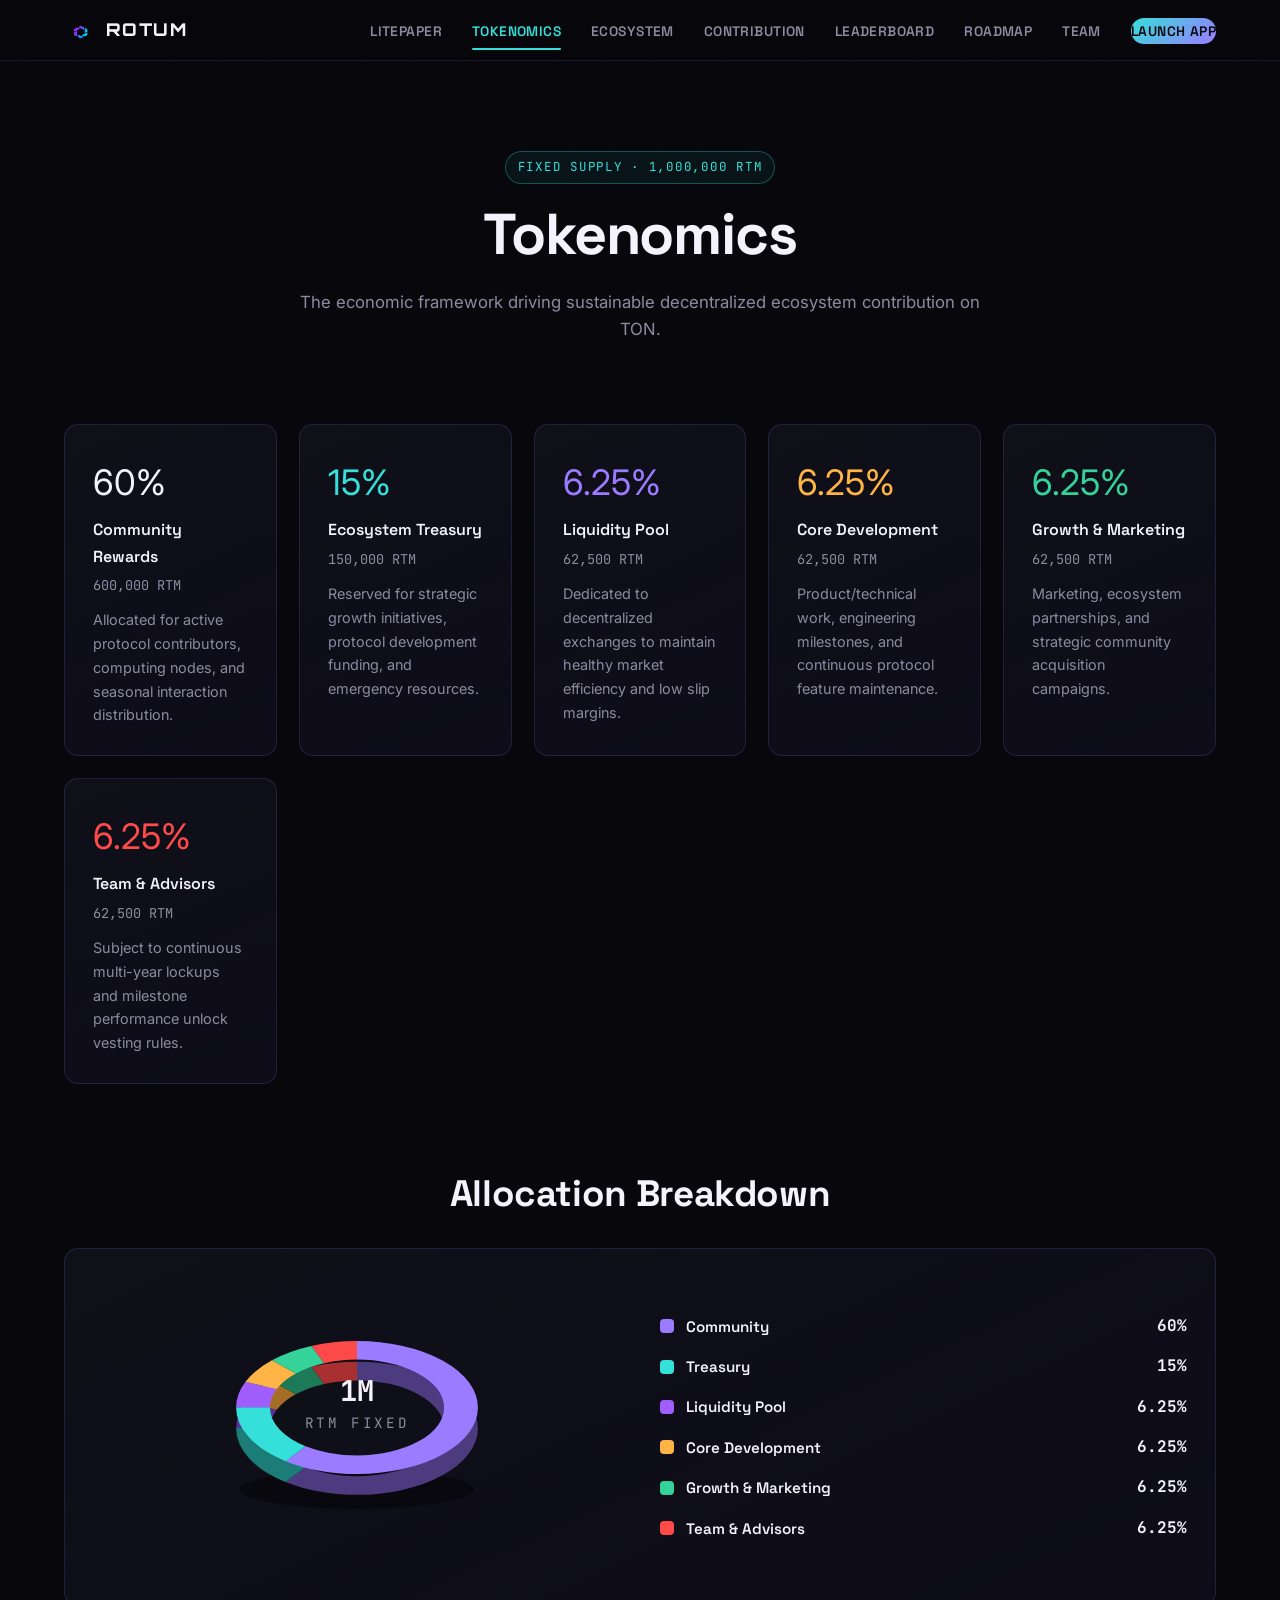
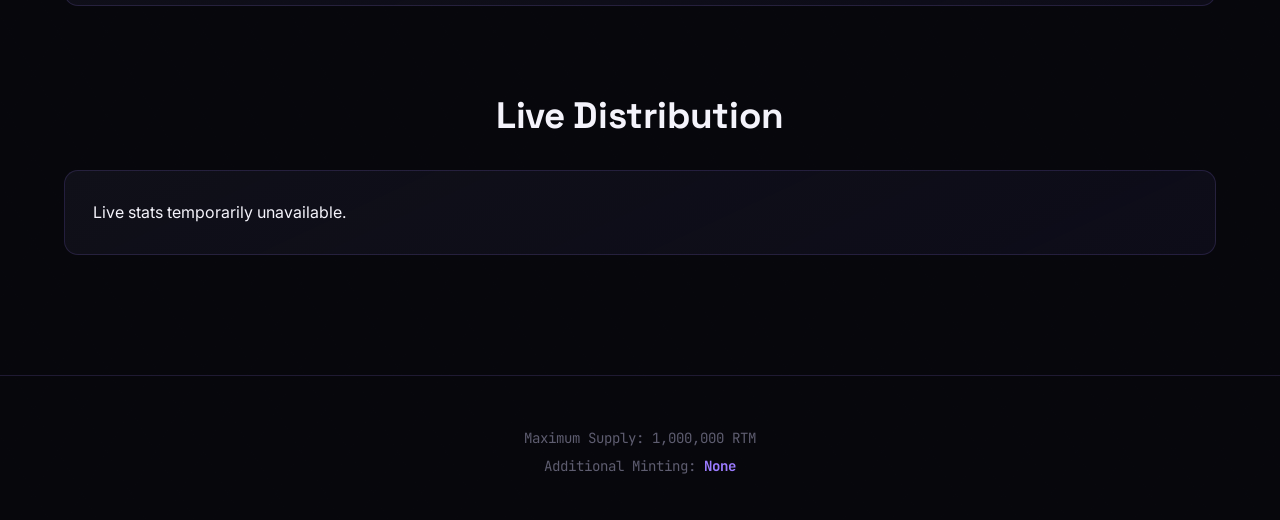
<file: tokenomics.html>
<!DOCTYPE html>
<html lang="en">

<head>
    <meta charset="UTF-8">
    <meta name="viewport" content="width=device-width, initial-scale=1.0">
    <title>ROTUM Protocol | Tokenomics</title>
    <link rel="icon" type="image/svg+xml" href="assets/favicon.svg">
    <link rel="stylesheet" href="css/style.css">
    <style>
        .tok-layout {
            display: grid;
            grid-template-columns: 1fr 1fr;
            gap: 40px;
            align-items: center;
        }

        .donut-wrap {
            display: flex;
            justify-content: center;
        }

        .donut-center {
            font-family: var(--font-mono);
        }

        .legend-list {
            display: flex;
            flex-direction: column;
            gap: 14px;
        }

        .legend-row {
            display: flex;
            align-items: center;
            gap: 12px;
        }

        .legend-swatch {
            width: 14px;
            height: 14px;
            border-radius: 4px;
            flex-shrink: 0;
        }

        .legend-row .legend-label {
            font-family: var(--font-head);
            font-weight: 600;
            font-size: 0.95rem;
        }

        .legend-row .legend-pct {
            margin-left: auto;
            font-family: var(--font-mono);
            font-weight: 700;
            color: var(--ink);
        }

        @media (max-width: 800px) {
            .tok-layout {
                grid-template-columns: 1fr;
            }
        }

        #rtm-live-stats {
            font-family: inherit;
        }

        .rtm-stats-summary {
            margin-bottom: 12px;
            font-size: 1.05em;
        }

        .rtm-pool-row {
            margin-bottom: 10px;
        }

        .rtm-pool-label {
            display: block;
            font-weight: 600;
        }

        .rtm-pool-value {
            display: block;
            font-size: 0.85em;
            opacity: 0.8;
        }

        .rtm-pool-bar {
            background: rgba(255, 255, 255, 0.1);
            border-radius: 4px;
            height: 6px;
            margin-top: 4px;
            overflow: hidden;
        }

        .rtm-pool-bar-fill {
            background: currentColor;
            height: 100%;
        }

        .rtm-stats-updated {
            font-size: 0.75em;
            opacity: 0.6;
            margin-top: 8px;
        }
    </style>
</head>

<body>

    <header>
        <div class="navbar">
            <a href="index.html" class="brand">
                <img src="assets/logo.png" alt="ROTUM">
                <span>ROTUM</span>
            </a>
            <button class="hamburger" id="hamburger-btn" aria-label="Toggle menu" aria-expanded="false">
                <span class="line"></span><span class="line"></span><span class="line"></span>
            </button>
            <ul class="menu" id="menu">
                <li><a href="litepaper.html">Litepaper</a></li>
                <li><a href="tokenomics.html">Tokenomics</a></li>
                <li><a href="ecosystem.html">Ecosystem</a></li>
                <li><a href="contribution.html">Contribution</a></li>
                <li><a href="leaderboard.html">Leaderboard</a></li>
                <li><a href="roadmap.html">Roadmap</a></li>
                <li><a href="team.html">Team</a></li>
                <li><a href="https://t.me/rotumprotocolbot" target="_blank" class="launch-btn">Launch App</a></li>
            </ul>
        </div>
    </header>

    <div class="hero">
        <span class="eyebrow">Fixed Supply · 1,000,000 RTM</span>
        <h1>Tokenomics</h1>
        <p>The economic framework driving sustainable decentralized ecosystem contribution on TON.</p>
    </div>

    <div class="container section" style="margin-top:20px;">
        <div class="grid cols-4">
            <!-- Community Rewards -->
            <div class="card">
                <span class="stat-value" style="font-size:2.2rem;">60%</span>
                <div style="font-family:var(--font-head); font-weight:600; margin-top:6px;">Community Rewards</div>
                <div class="mono" style="color:var(--muted); font-size:0.85rem; margin-top:4px;">600,000 RTM</div>
                <p style="margin-top:12px; font-size:0.9rem;">Allocated for active protocol contributors, computing
                    nodes, and
                    seasonal interaction distribution.</p>
            </div>
            <!-- Ecosystem Treasury -->
            <div class="card">
                <span class="stat-value" style="font-size:2.2rem; color:var(--cyan);">15%</span>
                <div style="font-family:var(--font-head); font-weight:600; margin-top:6px;">Ecosystem Treasury</div>
                <div class="mono" style="color:var(--muted); font-size:0.85rem; margin-top:4px;">150,000 RTM</div>
                <p style="margin-top:12px; font-size:0.9rem;">Reserved for strategic growth initiatives, protocol
                    development
                    funding, and emergency resources.</p>
            </div>
            <!-- Liquidity Pool -->
            <div class="card">
                <span class="stat-value" style="font-size:2.2rem; color:var(--purple);">6.25%</span>
                <div style="font-family:var(--font-head); font-weight:600; margin-top:6px;">Liquidity Pool</div>
                <div class="mono" style="color:var(--muted); font-size:0.85rem; margin-top:4px;">62,500 RTM</div>
                <p style="margin-top:12px; font-size:0.9rem;">Dedicated to decentralized exchanges to maintain healthy
                    market
                    efficiency and low slip margins.</p>
            </div>
            <!-- Core Development -->
            <div class="card">
                <span class="stat-value" style="font-size:2.2rem; color:var(--amber);">6.25%</span>
                <div style="font-family:var(--font-head); font-weight:600; margin-top:6px;">Core Development</div>
                <div class="mono" style="color:var(--muted); font-size:0.85rem; margin-top:4px;">62,500 RTM</div>
                <p style="margin-top:12px; font-size:0.9rem;">Product/technical work, engineering milestones, and
                    continuous
                    protocol feature maintenance.</p>
            </div>
            <!-- Growth & Marketing -->
            <div class="card">
                <span class="stat-value" style="font-size:2.2rem; color:var(--green);">6.25%</span>
                <div style="font-family:var(--font-head); font-weight:600; margin-top:6px;">Growth & Marketing</div>
                <div class="mono" style="color:var(--muted); font-size:0.85rem; margin-top:4px;">62,500 RTM</div>
                <p style="margin-top:12px; font-size:0.9rem;">Marketing, ecosystem partnerships, and strategic community
                    acquisition campaigns.</p>
            </div>
            <!-- Team & Advisors -->
            <div class="card">
                <span class="stat-value" style="font-size:2.2rem; color:var(--red, #ff4a4a);">6.25%</span>
                <div style="font-family:var(--font-head); font-weight:600; margin-top:6px;">Team & Advisors</div>
                <div class="mono" style="color:var(--muted); font-size:0.85rem; margin-top:4px;">62,500 RTM</div>
                <p style="margin-top:12px; font-size:0.9rem;">Subject to continuous multi-year lockups and milestone
                    performance
                    unlock vesting rules.</p>
            </div>
        </div>

        <div class="section">
            <div class="section-head" style="text-align:center;">
                <h2>Allocation Breakdown</h2>
            </div>

            <div class="card">
                <div class="tok-layout">
                    <div class="donut-wrap">
                        <svg width="260" height="300" viewBox="0 0 200 230">
                            <!-- ground shadow -->
                            <ellipse cx="100" cy="163" rx="90" ry="15" fill="rgba(0,0,0,0.4)" />

                            <!-- DEPTH / SIDE WALL (darker shades, offset down = extrusion) -->
                            <g transform="translate(0,16)">
                                <g transform="translate(100 100) scale(1 0.55) translate(-100 -100)">
                                    <circle cx="100" cy="100" r="80" fill="none" stroke="rgba(0,0,0,0.35)"
                                        stroke-width="26" />
                                    <!-- Community 60% -->
                                    <circle cx="100" cy="100" r="80" fill="none" stroke="#4d3b80" stroke-width="26"
                                        stroke-dasharray="301.59 502.65" stroke-dashoffset="0"
                                        transform="rotate(-90 100 100)" />
                                    <!-- Treasury 15% -->
                                    <circle cx="100" cy="100" r="80" fill="none" stroke="#1c7d78" stroke-width="26"
                                        stroke-dasharray="75.40 502.65" stroke-dashoffset="-301.59"
                                        transform="rotate(-90 100 100)" />
                                    <!-- Liquidity 6.25% -->
                                    <circle cx="100" cy="100" r="80" fill="none" stroke="#5a3399" stroke-width="26"
                                        stroke-dasharray="31.42 502.65" stroke-dashoffset="-376.99"
                                        transform="rotate(-90 100 100)" />
                                    <!-- Core Dev 6.25% -->
                                    <circle cx="100" cy="100" r="80" fill="none" stroke="#a66d24" stroke-width="26"
                                        stroke-dasharray="31.42 502.65" stroke-dashoffset="-408.41"
                                        transform="rotate(-90 100 100)" />
                                    <!-- Growth & Marketing 6.25% -->
                                    <circle cx="100" cy="100" r="80" fill="none" stroke="#1d7a58" stroke-width="26"
                                        stroke-dasharray="31.42 502.65" stroke-dashoffset="-439.83"
                                        transform="rotate(-90 100 100)" />
                                    <!-- Team & Advisors 6.25% -->
                                    <circle cx="100" cy="100" r="80" fill="none" stroke="#a83030" stroke-width="26"
                                        stroke-dasharray="31.42 502.65" stroke-dashoffset="-471.25"
                                        transform="rotate(-90 100 100)" />
                                </g>
                            </g>

                            <!-- TOP FACE (bright colors, tilted into an ellipse) -->
                            <g transform="translate(100 100) scale(1 0.55) translate(-100 -100)">
                                <circle cx="100" cy="100" r="80" fill="none" stroke="rgba(255,255,255,0.05)"
                                    stroke-width="26" />

                                <!-- Community 60% (301.59) -->
                                <circle cx="100" cy="100" r="80" fill="none" stroke="#9b7bff" stroke-width="26"
                                    stroke-dasharray="301.59 502.65" stroke-dashoffset="0"
                                    transform="rotate(-90 100 100)" />

                                <!-- Treasury 15% (75.40) -->
                                <circle cx="100" cy="100" r="80" fill="none" stroke="#34e0d9" stroke-width="26"
                                    stroke-dasharray="75.40 502.65" stroke-dashoffset="-301.59"
                                    transform="rotate(-90 100 100)" />

                                <!-- Liquidity 6.25% (31.42) -->
                                <circle cx="100" cy="100" r="80" fill="none" stroke="#a15eff" stroke-width="26"
                                    stroke-dasharray="31.42 502.65" stroke-dashoffset="-376.99"
                                    transform="rotate(-90 100 100)" />

                                <!-- Core Dev 6.25% (31.42) -->
                                <circle cx="100" cy="100" r="80" fill="none" stroke="#ffb445" stroke-width="26"
                                    stroke-dasharray="31.42 502.65" stroke-dashoffset="-408.41"
                                    transform="rotate(-90 100 100)" />

                                <!-- Growth & Marketing 6.25% (31.42) -->
                                <circle cx="100" cy="100" r="80" fill="none" stroke="#35d29a" stroke-width="26"
                                    stroke-dasharray="31.42 502.65" stroke-dashoffset="-439.83"
                                    transform="rotate(-90 100 100)" />

                                <!-- Team & Advisors 6.25% (31.42) -->
                                <circle cx="100" cy="100" r="80" fill="none" stroke="#ff4a4a" stroke-width="26"
                                    stroke-dasharray="31.42 502.65" stroke-dashoffset="-471.25"
                                    transform="rotate(-90 100 100)" />
                            </g>

                            <text x="100" y="95" text-anchor="middle" class="donut-center" fill="#f4f3fb" font-size="22"
                                font-weight="700">1M</text>
                            <text x="100" y="116" text-anchor="middle" class="donut-center" fill="#8d8ba0"
                                font-size="11" letter-spacing="2">RTM FIXED</text>
                        </svg>
                    </div>

                    <div class="legend-list">
                        <div class="legend-row"><span class="legend-swatch" style="background:#9b7bff;"></span><span
                                class="legend-label">Community</span><span class="legend-pct">60%</span></div>
                        <div class="legend-row"><span class="legend-swatch" style="background:#34e0d9;"></span><span
                                class="legend-label">Treasury</span><span class="legend-pct">15%</span></div>
                        <div class="legend-row"><span class="legend-swatch" style="background:#a15eff;"></span><span
                                class="legend-label">Liquidity Pool</span><span class="legend-pct">6.25%</span></div>
                        <div class="legend-row"><span class="legend-swatch" style="background:#ffb445;"></span><span
                                class="legend-label">Core Development</span><span class="legend-pct">6.25%</span></div>
                        <div class="legend-row"><span class="legend-swatch" style="background:#35d29a;"></span><span
                                class="legend-label">Growth & Marketing</span><span class="legend-pct">6.25%</span>
                        </div>
                        <div class="legend-row"><span class="legend-swatch" style="background:#ff4a4a;"></span><span
                                class="legend-label">Team & Advisors</span><span class="legend-pct">6.25%</span></div>
                    </div>
                </div>
            </div>
        </div>

        <div class="section">
            <div class="section-head" style="text-align:center;">
                <h2>Live Distribution</h2>
            </div>
            <div class="card">
                <div id="rtm-live-stats">Loading live supply data...</div>
            </div>
        </div>
    </div>

    <footer class="site-footer">
        Maximum Supply: 1,000,000 RTM<br>
        Additional Minting: <strong>None</strong>
    </footer>

    <script>
        const LIVE_STATS_API = "https://rotum-protocol.vercel.app/api/stats/live-pools"; // <-- set your real domain

        async function loadLiveStats() {
            const el = document.getElementById("rtm-live-stats");
            try {
                const res = await fetch(LIVE_STATS_API);
                if (!res.ok) throw new Error("Bad response");
                const stats = await res.json();

                const poolRows = stats.pools
                    .map(
                        (p) => `
        <div class="rtm-pool-row">
          <span class="rtm-pool-label">${p.label}</span>
          <span class="rtm-pool-value">${p.remaining.toLocaleString()} / ${p.allocated.toLocaleString()} RTM remaining</span>
          <div class="rtm-pool-bar">
            <div class="rtm-pool-bar-fill" style="width:${p.percentUsed}%"></div>
          </div>
        </div>`
                    )
                    .join("");

                el.innerHTML = `
        <div class="rtm-stats-summary">
          <strong>${stats.percentCirculating}%</strong> of total supply distributed
          (${stats.totalDistributed.toLocaleString()} / ${stats.totalSupply.toLocaleString()} RTM)
        </div>
        ${poolRows}
        <div class="rtm-stats-updated">Updated ${new Date(stats.updatedAt).toLocaleString()}</div>
      `;
            } catch (err) {
                el.innerHTML = "Live stats temporarily unavailable.";
                console.error("live-stats fetch failed", err);
            }
        }

        loadLiveStats();
        // Refresh every 60s so the readout stays live without a page reload
        setInterval(loadLiveStats, 60000);
    </script>
    <script src="js/script.js"></script>
</body>

</html>
</file>
<file: css/style.css>
/* =========================================================
   ROTUM PROTOCOL — DESIGN SYSTEM
   One stylesheet, shared by every page.
   ========================================================= */

@import url('https://fonts.googleapis.com/css2?family=Orbitron:wght@600;800&family=Space+Grotesk:wght@500;600;700&family=Inter:wght@400;500;600&family=JetBrains+Mono:wght@400;500;700&display=swap');

:root {
    /* Color */
    --bg: #07070c;
    --bg-raised: #0e0e17;
    --bg-card: #101019;
    --purple: #9b7bff;
    --purple-deep: #6a3dff;
    --cyan: #34e0d9;
    --amber: #ffb445;
    --green: #35d29a;
    --ink: #f4f3fb;
    --muted: #8d8ba0;
    --muted-dim: #5e5d70;
    --line: rgba(155, 123, 255, 0.16);
    --line-strong: rgba(155, 123, 255, 0.32);

    /* Type */
    --font-display: 'Orbitron', sans-serif;
    --font-head: 'Space Grotesk', sans-serif;
    --font-body: 'Inter', sans-serif;
    --font-mono: 'JetBrains Mono', monospace;

    /* Layout */
    --maxw: 1200px;
    --radius: 14px;
    --radius-sm: 8px;
}

/* ---------- RESET ---------- */
* {
    margin: 0;
    padding: 0;
    box-sizing: border-box;
}

html {
    scroll-behavior: smooth;
}

body {
    background: var(--bg);
    background-image:
        linear-gradient(rgba(7, 7, 12, 0.94), rgba(7, 7, 12, 0.98)),
        repeating-linear-gradient(60deg, rgba(155, 123, 255, 0.05) 0px, rgba(155, 123, 255, 0.05) 1px, transparent 1px, transparent 42px),
        repeating-linear-gradient(-60deg, rgba(52, 224, 217, 0.04) 0px, rgba(52, 224, 217, 0.04) 1px, transparent 1px, transparent 42px);
    color: var(--ink);
    font-family: var(--font-body);
    line-height: 1.65;
    overflow-x: hidden;
    -webkit-font-smoothing: antialiased;
}

img {
    max-width: 100%;
    display: block;
}

a {
    color: inherit;
    text-decoration: none;
}

h1,
h2,
h3,
h4 {
    font-family: var(--font-head);
    font-weight: 700;
    line-height: 1.2;
    letter-spacing: -0.01em;
    color: var(--ink);
}

p {
    color: var(--muted);
}

:focus-visible {
    outline: 2px solid var(--cyan);
    outline-offset: 3px;
}

@media (prefers-reduced-motion: reduce) {
    * {
        animation-duration: 0.01ms !important;
        animation-iteration-count: 1 !important;
        transition-duration: 0.01ms !important;
        scroll-behavior: auto !important;
    }
}

/* ---------- LAYOUT HELPERS ---------- */
.container {
    max-width: var(--maxw);
    margin: 0 auto;
    padding: 0 24px;
}

.section {
    margin-top: 88px;
}

.section-head {
    margin-bottom: 32px;
}

.eyebrow {
    display: inline-block;
    font-family: var(--font-mono);
    font-size: 0.78rem;
    letter-spacing: 0.14em;
    text-transform: uppercase;
    color: var(--cyan);
    border: 1px solid rgba(52, 224, 217, 0.3);
    background: rgba(52, 224, 217, 0.06);
    padding: 5px 12px;
    border-radius: 100px;
    margin-bottom: 16px;
}

.section h2 {
    font-size: clamp(1.6rem, 3.2vw, 2.3rem);
}

.section>p,
.lede {
    max-width: 700px;
    color: var(--muted);
    font-size: 1.02rem;
    margin-top: 10px;
}

footer.site-footer {
    margin-top: 120px;
    border-top: 1px solid var(--line);
    text-align: center;
    padding: 48px 24px 40px;
    color: var(--muted-dim);
    font-size: 0.88rem;
    font-family: var(--font-mono);
    line-height: 2;
}

footer.site-footer strong {
    color: var(--purple);
}

/* ---------- HEADER / NAV ---------- */
header {
    position: sticky;
    top: 0;
    z-index: 200;
    background: rgba(7, 7, 12, 0.82);
    backdrop-filter: blur(14px);
    -webkit-backdrop-filter: blur(14px);
    border-bottom: 1px solid var(--line);
}

.navbar {
    max-width: var(--maxw);
    margin: 0 auto;
    padding: 14px 24px;
    display: flex;
    align-items: center;
    justify-content: space-between;
    gap: 24px;
}

.brand {
    display: flex;
    align-items: center;
    gap: 10px;
    flex-shrink: 0;
}

.brand img {
    width: 32px;
    height: 32px;
}

.brand span {
    font-family: var(--font-display);
    font-weight: 800;
    font-size: 1.1rem;
    letter-spacing: 0.08em;
    color: var(--ink);
}

.menu {
    display: flex;
    align-items: center;
    gap: 30px;
    list-style: none;
}

.menu a {
    font-family: var(--font-head);
    font-weight: 600;
    font-size: 0.86rem;
    letter-spacing: 0.03em;
    color: var(--muted);
    text-transform: uppercase;
    transition: color 0.2s ease;
    position: relative;
    padding: 4px 0;
}

.menu a:hover {
    color: var(--ink);
}

.menu a.active {
    color: var(--cyan);
}

.menu a.active::after {
    content: "";
    position: absolute;
    left: 0;
    right: 0;
    bottom: -6px;
    height: 2px;
    background: var(--cyan);
    border-radius: 2px;
}

.launch-btn {
    font-family: var(--font-head);
    font-weight: 700;
    font-size: 0.82rem;
    letter-spacing: 0.04em;
    text-transform: uppercase;
    color: #07070c !important;
    background: linear-gradient(135deg, var(--cyan) 0%, var(--purple) 100%);
    padding: 11px 22px;
    border-radius: 100px;
    white-space: nowrap;
    transition: transform 0.2s ease, box-shadow 0.2s ease;
}

.launch-btn:hover {
    transform: translateY(-2px);
    box-shadow: 0 8px 24px rgba(155, 123, 255, 0.35);
}

.hamburger {
    display: none;
    flex-direction: column;
    justify-content: space-between;
    width: 26px;
    height: 19px;
    background: transparent;
    border: none;
    cursor: pointer;
    z-index: 210;
    padding: 0;
}

.hamburger .line {
    width: 100%;
    height: 2.5px;
    background: var(--ink);
    border-radius: 2px;
    transition: all 0.3s ease;
}

.hamburger.active .line:nth-child(1) {
    transform: translateY(8px) rotate(45deg);
}

.hamburger.active .line:nth-child(2) {
    opacity: 0;
}

.hamburger.active .line:nth-child(3) {
    transform: translateY(-8px) rotate(-45deg);
}

@media (max-width: 900px) {
    .hamburger {
        display: flex;
    }

    .navbar .menu {
        position: fixed;
        top: 0;
        right: -100%;
        height: 100vh;
        width: min(78vw, 320px);
        background: rgba(9, 9, 15, 0.98);
        backdrop-filter: blur(20px);
        border-left: 1px solid var(--line);
        flex-direction: column;
        align-items: flex-start;
        justify-content: center;
        gap: 28px;
        padding: 40px 36px;
        transition: right 0.35s cubic-bezier(0.16, 1, 0.3, 1);
    }

    .navbar .menu.active {
        right: 0;
    }

    .menu a {
        font-size: 1rem;
    }

    .navbar>.launch-btn {
        display: none;
    }

    .navbar .menu .launch-btn {
        display: inline-block;
        margin-top: 10px;
    }
}

/* ---------- HERO ---------- */
.hero {
    max-width: var(--maxw);
    margin: 0 auto;
    padding: 90px 24px 60px;
    text-align: center;
    position: relative;
}

.hero .glow {
    position: absolute;
    top: 20%;
    left: 50%;
    transform: translateX(-50%);
    width: 480px;
    height: 480px;
    background: radial-gradient(circle, rgba(155, 123, 255, 0.18) 0%, transparent 70%);
    filter: blur(30px);
    pointer-events: none;
    z-index: 0;
}

.hero h1 {
    position: relative;
    z-index: 1;
    font-family: var(--font-head);
    font-size: clamp(2.2rem, 6vw, 3.6rem);
    letter-spacing: -0.02em;
}

.hero h1 .accent {
    background: linear-gradient(135deg, var(--purple), var(--cyan));
    -webkit-background-clip: text;
    background-clip: text;
    color: transparent;
}

.hero p {
    position: relative;
    z-index: 1;
    max-width: 680px;
    margin: 20px auto 0;
    color: var(--muted);
    font-size: 1.05rem;
}

.buttons {
    position: relative;
    z-index: 1;
    display: flex;
    gap: 16px;
    justify-content: center;
    flex-wrap: wrap;
    margin-top: 36px;
}

button,
.btn {
    font-family: var(--font-head);
    font-weight: 700;
    font-size: 0.92rem;
    letter-spacing: 0.03em;
    text-transform: uppercase;
    color: #07070c;
    background: linear-gradient(135deg, var(--purple) 0%, var(--purple-deep) 100%);
    border: none;
    padding: 15px 34px;
    border-radius: var(--radius-sm);
    cursor: pointer;
    box-shadow: 0 0 24px rgba(155, 123, 255, 0.3);
    transition: transform 0.2s ease, box-shadow 0.2s ease;
}

button:hover,
.btn:hover {
    transform: translateY(-2px);
    box-shadow: 0 8px 28px rgba(155, 123, 255, 0.5);
}

button.secondary,
.btn.secondary {
    background: transparent;
    color: var(--ink);
    border: 1.5px solid var(--line-strong);
    box-shadow: none;
}

button.secondary:hover,
.btn.secondary:hover {
    border-color: var(--cyan);
    color: var(--cyan);
    box-shadow: 0 0 20px rgba(52, 224, 217, 0.15);
}

/* ---------- CARDS ---------- */
.card {
    position: relative;
    background: linear-gradient(155deg, var(--bg-card) 0%, rgba(20, 18, 38, 0.5) 100%);
    border: 1px solid var(--line);
    border-radius: var(--radius);
    padding: 28px;
    transition: border-color 0.25s ease, transform 0.25s ease;
}

.card:hover {
    border-color: var(--line-strong);
}

.grid {
    display: grid;
    grid-template-columns: repeat(auto-fit, minmax(240px, 1fr));
    gap: 22px;
}

.grid.cols-2 {
    grid-template-columns: repeat(auto-fit, minmax(280px, 1fr));
}

.grid.cols-3 {
    grid-template-columns: repeat(auto-fit, minmax(220px, 1fr));
}

.grid.cols-4 {
    grid-template-columns: repeat(auto-fit, minmax(190px, 1fr));
}

/* Stat / readout card — bracket-corner HUD styling, used for numeric data */
.stat {
    position: relative;
    background: var(--bg-card);
    border: 1px solid var(--line);
    border-radius: var(--radius-sm);
    padding: 24px;
    text-align: left;
}

.stat::before,
.stat::after {
    content: "";
    position: absolute;
    width: 14px;
    height: 14px;
    border: 2px solid var(--cyan);
    opacity: 0.7;
}

.stat::before {
    top: -1px;
    left: -1px;
    border-right: none;
    border-bottom: none;
}

.stat::after {
    bottom: -1px;
    right: -1px;
    border-left: none;
    border-top: none;
}

.stat .stat-label {
    display: block;
    font-family: var(--font-mono);
    font-size: 0.72rem;
    letter-spacing: 0.12em;
    text-transform: uppercase;
    color: var(--muted);
    margin-bottom: 12px;
}

.stat .stat-value {
    font-family: var(--font-mono);
    font-weight: 700;
    font-size: 1.9rem;
    color: var(--purple);
}

/* ---------- BADGES ---------- */
.badge {
    display: inline-block;
    font-family: var(--font-mono);
    font-size: 0.72rem;
    letter-spacing: 0.05em;
    text-transform: uppercase;
    padding: 4px 11px;
    border-radius: 100px;
    font-weight: 700;
}

.badge.completed {
    color: var(--green);
    background: rgba(53, 210, 154, 0.1);
    border: 1px solid rgba(53, 210, 154, 0.3);
}

.badge.inprogress {
    color: var(--amber);
    background: rgba(255, 180, 69, 0.1);
    border: 1px solid rgba(255, 180, 69, 0.3);
}

.badge.planned {
    color: var(--purple);
    background: rgba(155, 123, 255, 0.1);
    border: 1px solid rgba(155, 123, 255, 0.3);
}

.badge.vision {
    color: var(--muted);
    background: rgba(141, 139, 160, 0.1);
    border: 1px solid rgba(141, 139, 160, 0.3);
}

/* ---------- TABLES ---------- */
table {
    width: 100%;
    border-collapse: collapse;
}

th,
td {
    text-align: left;
    padding: 13px 16px;
    border-bottom: 1px solid var(--line);
    font-size: 0.92rem;
}

th {
    font-family: var(--font-mono);
    font-size: 0.75rem;
    letter-spacing: 0.08em;
    text-transform: uppercase;
    color: var(--cyan);
}

td {
    color: var(--ink);
}

tr:last-child td {
    border-bottom: none;
}

/* horizontal scroll on tiny screens instead of squeezing columns unreadably */
.table-scroll {
    overflow-x: auto;
    -webkit-overflow-scrolling: touch;
}

/* ---------- MONO / DATA TEXT ---------- */
.mono {
    font-family: var(--font-mono);
}

/* ---------- RESPONSIVE TYPE & SPACING ---------- */
@media (max-width: 768px) {
    .section {
        margin-top: 60px;
    }

    .hero {
        padding: 60px 20px 40px;
    }

    .card {
        padding: 22px;
    }

    th,
    td {
        padding: 11px 10px;
        font-size: 0.85rem;
    }
}
</file>
